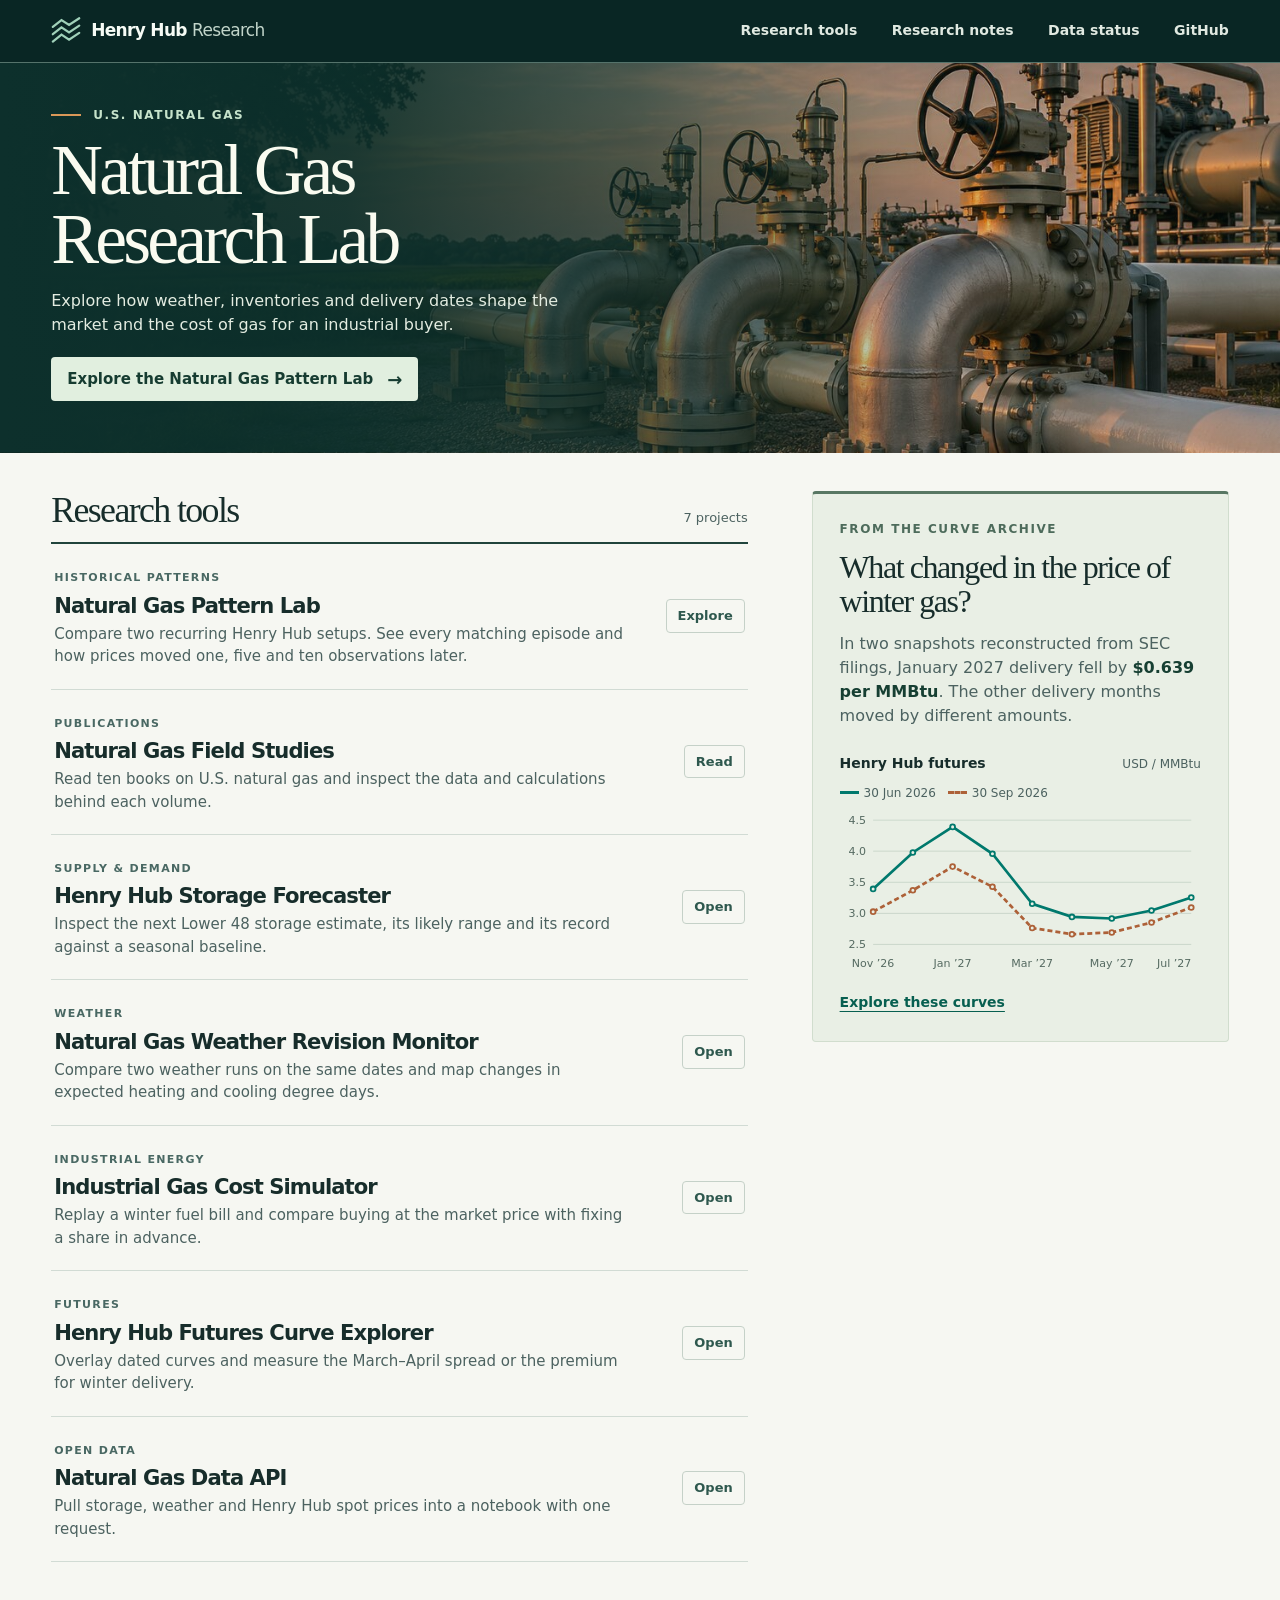
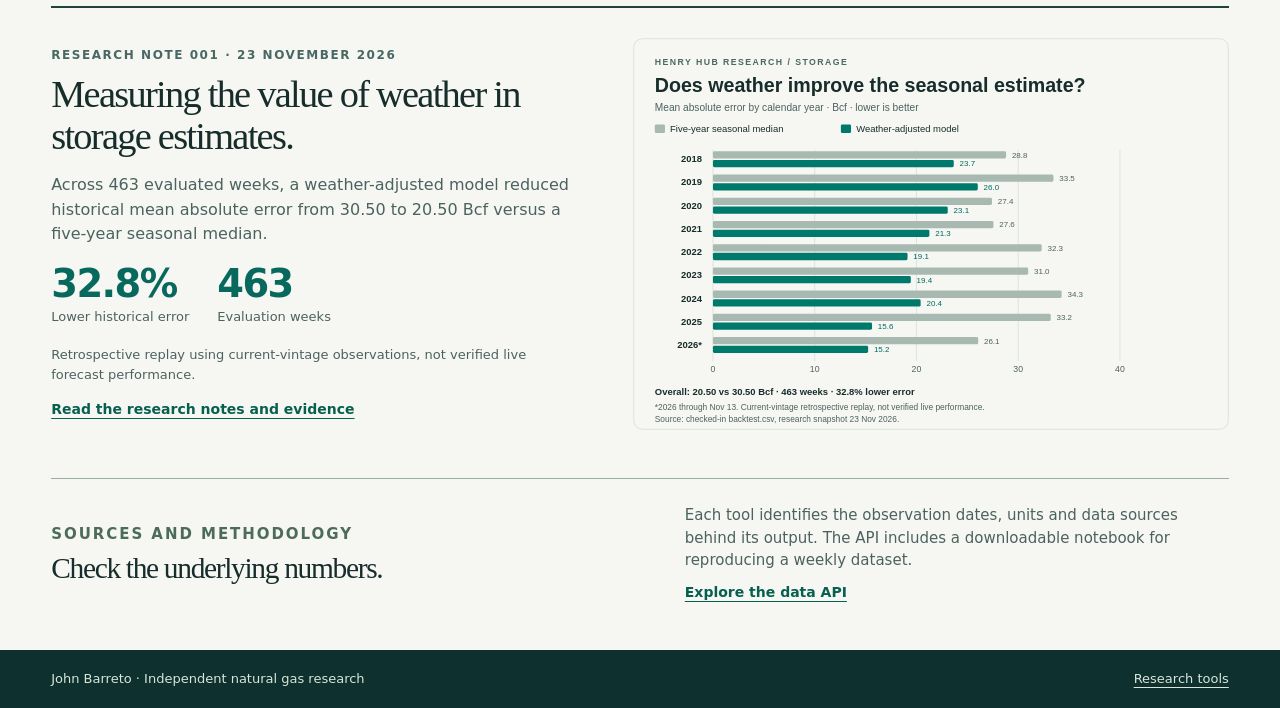
<file: lab/index.html>
<!doctype html>
<html lang="en"><head>
<meta charset="utf-8"><meta name="viewport" content="width=device-width,initial-scale=1"><meta name="theme-color" content="#0b2928">
<title>Natural Gas Research Lab · Henry Hub Research</title>
<meta name="description" content="Seven public projects on U.S. gas storage, weather revisions, industrial fuel costs, Henry Hub prices, historical patterns and open data.">
<meta property="og:title" content="Natural Gas Research Lab"><meta property="og:description" content="Seven U.S. natural gas research projects with data and methods you can inspect."><meta property="og:type" content="website"><meta property="og:image" content="https://neurax-jb.github.io/Henry-Hub-Futures-Curve-Explorer-How-the-Natural-Gas-Market-prices-winter/lab/assets/metering-station.jpg">
<link rel="stylesheet" href="portfolio.css">
</head>
<body>
<a class="skip" href="#tools">Skip to research tools</a>
<header class="mast"><div class="shell mast-inner"><a class="brand" href="./" aria-label="Henry Hub Research home"><svg aria-hidden="true" viewBox="0 0 34 32"><path d="M2 12 11.5 4.5l8.3 5.4L31 2.5M2 20l9.5-7.5 8.3 5.4L31 10.5M2 28l9.5-7.5 8.3 5.4L31 18.5"/></svg><span>Henry Hub <b>Research</b></span></a>
<nav aria-label="Main navigation"><a href="#tools">Research tools</a><a href="research/">Research notes</a><a href="api/status.html">Data status</a><a href="https://github.com/NeuraX-JB/Henry-Hub-Futures-Curve-Explorer-How-the-Natural-Gas-Market-prices-winter">GitHub</a></nav></div></header>
<section class="hero"><div class="shell hero-content"><p class="overline">U.S. natural gas</p><h1>Natural Gas<br>Research Lab</h1><p class="intro">Explore how weather, inventories and delivery dates shape the market and the cost of gas for an industrial buyer.</p><a class="hero-project" href="patterns/">Explore the Natural Gas Pattern Lab <span aria-hidden="true">→</span></a></div></section>
<main class="shell main">
<div class="layout">
<section id="tools" class="tools"><div class="section-title"><h2>Research tools</h2><span>7 projects</span></div>
<div class="list">
<a class="project" href="patterns/"><div><span class="category">Historical patterns</span><h3>Natural Gas Pattern Lab</h3><p>Compare two recurring Henry Hub setups. See every matching episode and how prices moved one, five and ten observations later.</p></div><span class="open" aria-hidden="true">Explore</span></a>
<a class="project" href="https://neurax-jb.github.io/natural-gas-research-notes/field-studies/"><div><span class="category">Publications</span><h3>Natural Gas Field Studies</h3><p>Read ten books on U.S. natural gas and inspect the data and calculations behind each volume.</p></div><span class="open" aria-hidden="true">Read</span></a>
<a class="project" href="storage/"><div><span class="category">Supply &amp; demand</span><h3>Henry Hub Storage Forecaster</h3><p>Inspect the next Lower 48 storage estimate, its likely range and its record against a seasonal baseline.</p></div><span class="open" aria-hidden="true">Open</span></a>
<a class="project" href="weather/"><div><span class="category">Weather</span><h3>Natural Gas Weather Revision Monitor</h3><p>Compare two weather runs on the same dates and map changes in expected heating and cooling degree days.</p></div><span class="open" aria-hidden="true">Open</span></a>
<a class="project" href="industrial/"><div><span class="category">Industrial energy</span><h3>Industrial Gas Cost Simulator</h3><p>Replay a winter fuel bill and compare buying at the market price with fixing a share in advance.</p></div><span class="open" aria-hidden="true">Open</span></a>
<a class="project" href="../"><div><span class="category">Futures</span><h3>Henry Hub Futures Curve Explorer</h3><p>Overlay dated curves and measure the March–April spread or the premium for winter delivery.</p></div><span class="open" aria-hidden="true">Open</span></a>
<a class="project" href="api/"><div><span class="category">Open data</span><h3>Natural Gas Data API</h3><p>Pull storage, weather and Henry Hub spot prices into a notebook with one request.</p></div><span class="open" aria-hidden="true">Open</span></a>
</div></section>
<aside class="example" aria-labelledby="example-title"><p class="overline">From the curve archive</p><h2 id="example-title">What changed in the price of winter gas?</h2>
<p>In two snapshots reconstructed from SEC filings, January 2027 delivery fell by <strong>$0.639 per MMBtu</strong>. The other delivery months moved by different amounts.</p>
<figure><figcaption>Henry Hub futures <span>USD / MMBtu</span></figcaption><div class="legend"><span><i></i>30 Jun 2026</span><span><i></i>30 Sep 2026</span></div>
<svg viewBox="0 0 360 170" role="img" aria-label="Two price curves across nine matching delivery months. January 2027 fell from 4.391 to 3.752 dollars per million Btu."><title>June and September 2026 observations of the same delivery contracts</title><path stroke="#becdc1" stroke-width=".7" d="M33 138.9H350"/><text x="26" y="142.9" text-anchor="end" fill="#556a61" font-size="11">2.5</text><path stroke="#becdc1" stroke-width=".7" d="M33 108.0H350"/><text x="26" y="112.0" text-anchor="end" fill="#556a61" font-size="11">3.0</text><path stroke="#becdc1" stroke-width=".7" d="M33 77.0H350"/><text x="26" y="81.0" text-anchor="end" fill="#556a61" font-size="11">3.5</text><path stroke="#becdc1" stroke-width=".7" d="M33 46.0H350"/><text x="26" y="50.0" text-anchor="end" fill="#556a61" font-size="11">4.0</text><path stroke="#becdc1" stroke-width=".7" d="M33 15.1H350"/><text x="26" y="19.1" text-anchor="end" fill="#556a61" font-size="11">4.5</text><polyline fill="none" stroke="#00796d" stroke-width="2.7"  points="33.0,83.6 72.6,47.3 112.2,21.8 151.9,48.6 191.5,98.4 231.1,111.5 270.8,113.1 310.4,105.1 350.0,92.2"/><circle cx="33.0" cy="83.6" r="2.4" fill="#e9efe5" stroke="#00796d" stroke-width="1.8"/><circle cx="72.6" cy="47.3" r="2.4" fill="#e9efe5" stroke="#00796d" stroke-width="1.8"/><circle cx="112.2" cy="21.8" r="2.4" fill="#e9efe5" stroke="#00796d" stroke-width="1.8"/><circle cx="151.9" cy="48.6" r="2.4" fill="#e9efe5" stroke="#00796d" stroke-width="1.8"/><circle cx="191.5" cy="98.4" r="2.4" fill="#e9efe5" stroke="#00796d" stroke-width="1.8"/><circle cx="231.1" cy="111.5" r="2.4" fill="#e9efe5" stroke="#00796d" stroke-width="1.8"/><circle cx="270.8" cy="113.1" r="2.4" fill="#e9efe5" stroke="#00796d" stroke-width="1.8"/><circle cx="310.4" cy="105.1" r="2.4" fill="#e9efe5" stroke="#00796d" stroke-width="1.8"/><circle cx="350.0" cy="92.2" r="2.4" fill="#e9efe5" stroke="#00796d" stroke-width="1.8"/><polyline fill="none" stroke="#ad6138" stroke-width="2.7" stroke-dasharray="5 3" points="33.0,106.3 72.6,85.0 112.2,61.4 151.9,81.5 191.5,122.6 231.1,128.8 270.8,127.0 310.4,117.1 350.0,102.1"/><circle cx="33.0" cy="106.3" r="2.4" fill="#e9efe5" stroke="#ad6138" stroke-width="1.8"/><circle cx="72.6" cy="85.0" r="2.4" fill="#e9efe5" stroke="#ad6138" stroke-width="1.8"/><circle cx="112.2" cy="61.4" r="2.4" fill="#e9efe5" stroke="#ad6138" stroke-width="1.8"/><circle cx="151.9" cy="81.5" r="2.4" fill="#e9efe5" stroke="#ad6138" stroke-width="1.8"/><circle cx="191.5" cy="122.6" r="2.4" fill="#e9efe5" stroke="#ad6138" stroke-width="1.8"/><circle cx="231.1" cy="128.8" r="2.4" fill="#e9efe5" stroke="#ad6138" stroke-width="1.8"/><circle cx="270.8" cy="127.0" r="2.4" fill="#e9efe5" stroke="#ad6138" stroke-width="1.8"/><circle cx="310.4" cy="117.1" r="2.4" fill="#e9efe5" stroke="#ad6138" stroke-width="1.8"/><circle cx="350.0" cy="102.1" r="2.4" fill="#e9efe5" stroke="#ad6138" stroke-width="1.8"/><text x="33.0" y="161" text-anchor="middle" font-size="11" fill="#556a61">Nov ’26</text><text x="112.2" y="161" text-anchor="middle" font-size="11" fill="#556a61">Jan ’27</text><text x="191.5" y="161" text-anchor="middle" font-size="11" fill="#556a61">Mar ’27</text><text x="270.8" y="161" text-anchor="middle" font-size="11" fill="#556a61">May ’27</text><text x="350.0" y="161" text-anchor="end" font-size="11" fill="#556a61">Jul ’27</text></svg></figure>
<a class="case-link" href="../?data=strips&amp;view=curve&amp;a=2026-06-30&amp;b=2026-09-30&amp;align=delivery">Explore these curves</a>
</aside></div>
<section class="research-showcase" id="research" aria-labelledby="research-title"><div><p class="overline">Research note 001 · 23 November 2026</p><h2 id="research-title">Measuring the value of weather in storage estimates.</h2><p>Across 463 evaluated weeks, a weather-adjusted model reduced historical mean absolute error from 30.50 to 20.50 Bcf versus a five-year seasonal median.</p><div class="metric-strip"><div><strong>32.8%</strong><span>Lower historical error</span></div><div><strong>463</strong><span>Evaluation weeks</span></div></div><p class="research-small">Retrospective replay using current-vintage observations, not verified live forecast performance.</p><a class="case-link" href="research/">Read the research notes and evidence</a></div><a class="research-chart-link" href="research/#storage"><img src="assets/storage-replay.svg" width="820" height="540" alt="Weather-adjusted model has lower historical mean absolute error than the five-year seasonal median in every evaluated calendar year."></a></section>
<section id="methods" class="methods"><div><p class="overline">Sources and methodology</p><h2>Check the underlying numbers.</h2></div><div><p>Each tool identifies the observation dates, units and data sources behind its output. The API includes a downloadable notebook for reproducing a weekly dataset.</p><a href="api/">Explore the data API</a></div></section>
</main><footer><div class="shell"><span>John Barreto · Independent natural gas research</span><a href="#tools">Research tools</a></div></footer>
</body></html>
</file>
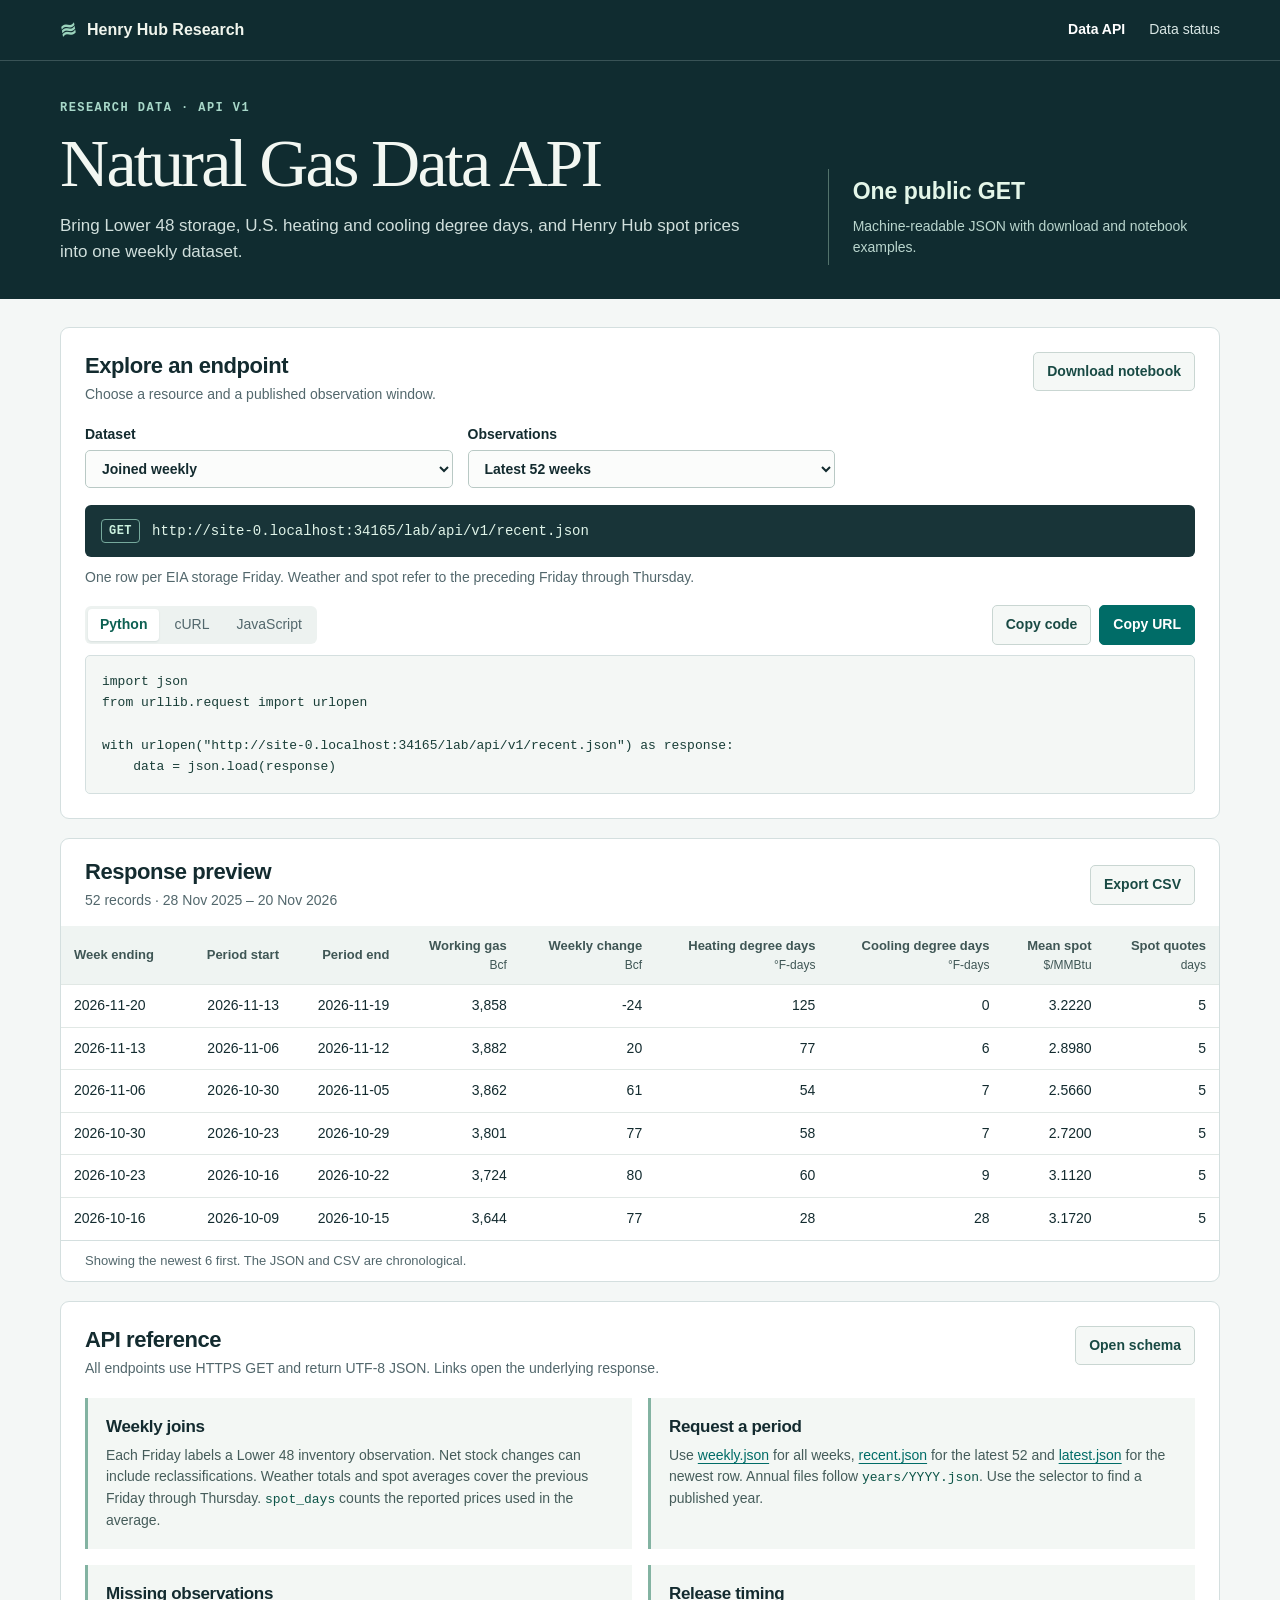
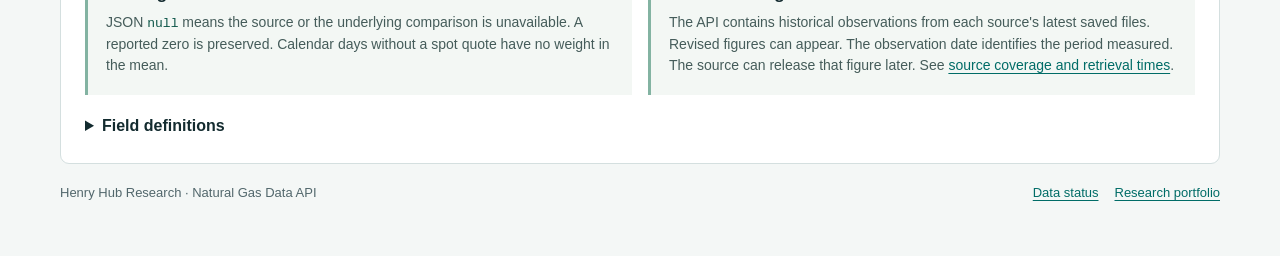
<file: lab/api/index.html>
<!doctype html>
<html lang="en">
  <head>
    <meta charset="utf-8" />
    <meta name="viewport" content="width=device-width,initial-scale=1" />
    <meta name="theme-color" content="#102c30" />
    <title>Natural Gas Data API | Henry Hub Research</title>
    <meta
      name="description"
      content="Pull public Lower 48 storage, degree-day weather and Henry Hub spot data into a notebook with one HTTP request."
    />
    <link rel="stylesheet" href="style.css" />
    <script defer src="api.js"></script>
  </head>
  <body data-page="explore">
    <a class="skip" href="#explore">Skip to dataset</a>
    <header class="mast">
      <div class="wrap">
        <a class="wordmark" href="../"
          ><span class="mark" aria-hidden="true">≋</span>Henry Hub Research</a
        >
        <nav aria-label="API">
          <a href="./" aria-current="page">Data API</a><a href="status.html">Data status</a>
        </nav>
      </div>
    </header>
    <section class="hero">
      <div class="wrap hero-grid">
        <div>
          <div class="label">Research data · API v1</div>
          <h1>Natural Gas Data API</h1>
          <p>
            Bring Lower 48 storage, U.S. heating and cooling degree days, and Henry Hub spot prices
            into one weekly dataset.
          </p>
        </div>
        <div class="heroaside">
          <strong>One public GET</strong
          ><span>Machine-readable JSON with download and notebook examples.</span>
        </div>
      </div>
    </section>
    <main class="wrap workspace" id="explore">
      <div class="error" id="error" role="alert" hidden></div>
      <section class="panel pad">
        <div class="section-head">
          <div>
            <h2>Explore an endpoint</h2>
            <p>Choose a resource and a published observation window.</p>
          </div>
          <a class="btn" href="natural_gas_api.ipynb" download>Download notebook</a>
        </div>
        <div class="controls">
          <label
            >Dataset<select id="dataset">
              <option value="weekly">Joined weekly</option>
              <option value="storage">Working gas storage</option>
              <option value="weather">Heating and cooling</option>
              <option value="spot">Henry Hub spot</option>
            </select></label
          ><label
            >Observations<select id="partition">
              <option value="recent">Latest 52 weeks</option>
            </select></label
          >
        </div>
        <div class="endpoint">
          <span class="get">GET</span><a id="api-link" href="v1/recent.json">v1/recent.json</a>
        </div>
        <p class="hint" id="about">Loading data documentation…</p>
        <div class="flexrow tool-row">
          <div class="snippet-tabs" role="group" aria-label="Code examples">
            <button type="button" data-code="python" aria-pressed="true">Python</button
            ><button type="button" data-code="curl" aria-pressed="false">cURL</button
            ><button type="button" data-code="js" aria-pressed="false">JavaScript</button>
          </div>
          <div class="buttons">
            <span class="copy-note" id="notice" role="status"></span
            ><button class="btn" type="button" id="copy-code">Copy code</button
            ><button class="btn primary" type="button" id="copy-url">Copy URL</button>
          </div>
        </div>
        <pre id="snippet" tabindex="0"></pre>
      </section>
      <section class="panel" aria-labelledby="preview-title">
        <div class="flexrow tablehead">
          <div>
            <h2 id="preview-title">Response preview</h2>
            <p id="summary" class="small" role="status">Loading observations…</p>
          </div>
          <button type="button" class="btn" id="csv" disabled>Export CSV</button>
        </div>
        <div class="tablebox" tabindex="0" aria-label="Response preview table">
          <table>
            <thead id="t-head"></thead>
            <tbody id="t-body"></tbody>
          </table>
        </div>
        <p class="subline" id="table-hint"></p>
      </section>
      <section class="panel pad">
        <div class="section-head">
          <div>
            <h2>API reference</h2>
            <p>
              All endpoints use HTTPS GET and return UTF-8 JSON. Links open the underlying response.
            </p>
          </div>
          <a class="btn" href="v1/index.json">Open schema</a>
        </div>
        <div class="docs-grid">
          <article>
            <h3>Weekly joins</h3>
            <p>
              Each Friday labels a Lower 48 inventory observation. Net stock changes can include
              reclassifications. Weather totals and spot averages cover the previous Friday through
              Thursday. <code>spot_days</code> counts the reported prices used in the average.
            </p>
          </article>
          <article>
            <h3>Request a period</h3>
            <p>
              Use <a href="v1/weekly.json">weekly.json</a> for all weeks,
              <a href="v1/recent.json">recent.json</a> for the latest 52 and
              <a href="v1/latest.json">latest.json</a> for the newest row. Annual files follow
              <code>years/YYYY.json</code>. Use the selector to find a published year.
            </p>
          </article>
          <article>
            <h3>Missing observations</h3>
            <p>
              JSON <code>null</code> means the source or the underlying comparison is unavailable. A
              reported zero is preserved. Calendar days without a spot quote have no weight in the
              mean.
            </p>
          </article>
          <article>
            <h3>Release timing</h3>
            <p>
              The API contains historical observations from each source's latest saved files.
              Revised figures can appear. The observation date identifies the period measured. The
              source can release that figure later. See
              <a href="status.html">source coverage and retrieval times</a>.
            </p>
          </article>
        </div>
        <details class="dictionary">
          <summary>Field definitions</summary>
          <dl id="definitions"></dl>
        </details>
      </section>
      <footer class="footer">
        <span>Henry Hub Research · Natural Gas Data API</span
        ><span class="footlinks"
          ><a href="status.html">Data status</a><a href="../">Research portfolio</a></span
        >
      </footer>
    </main>
  </body>
</html>
</file>
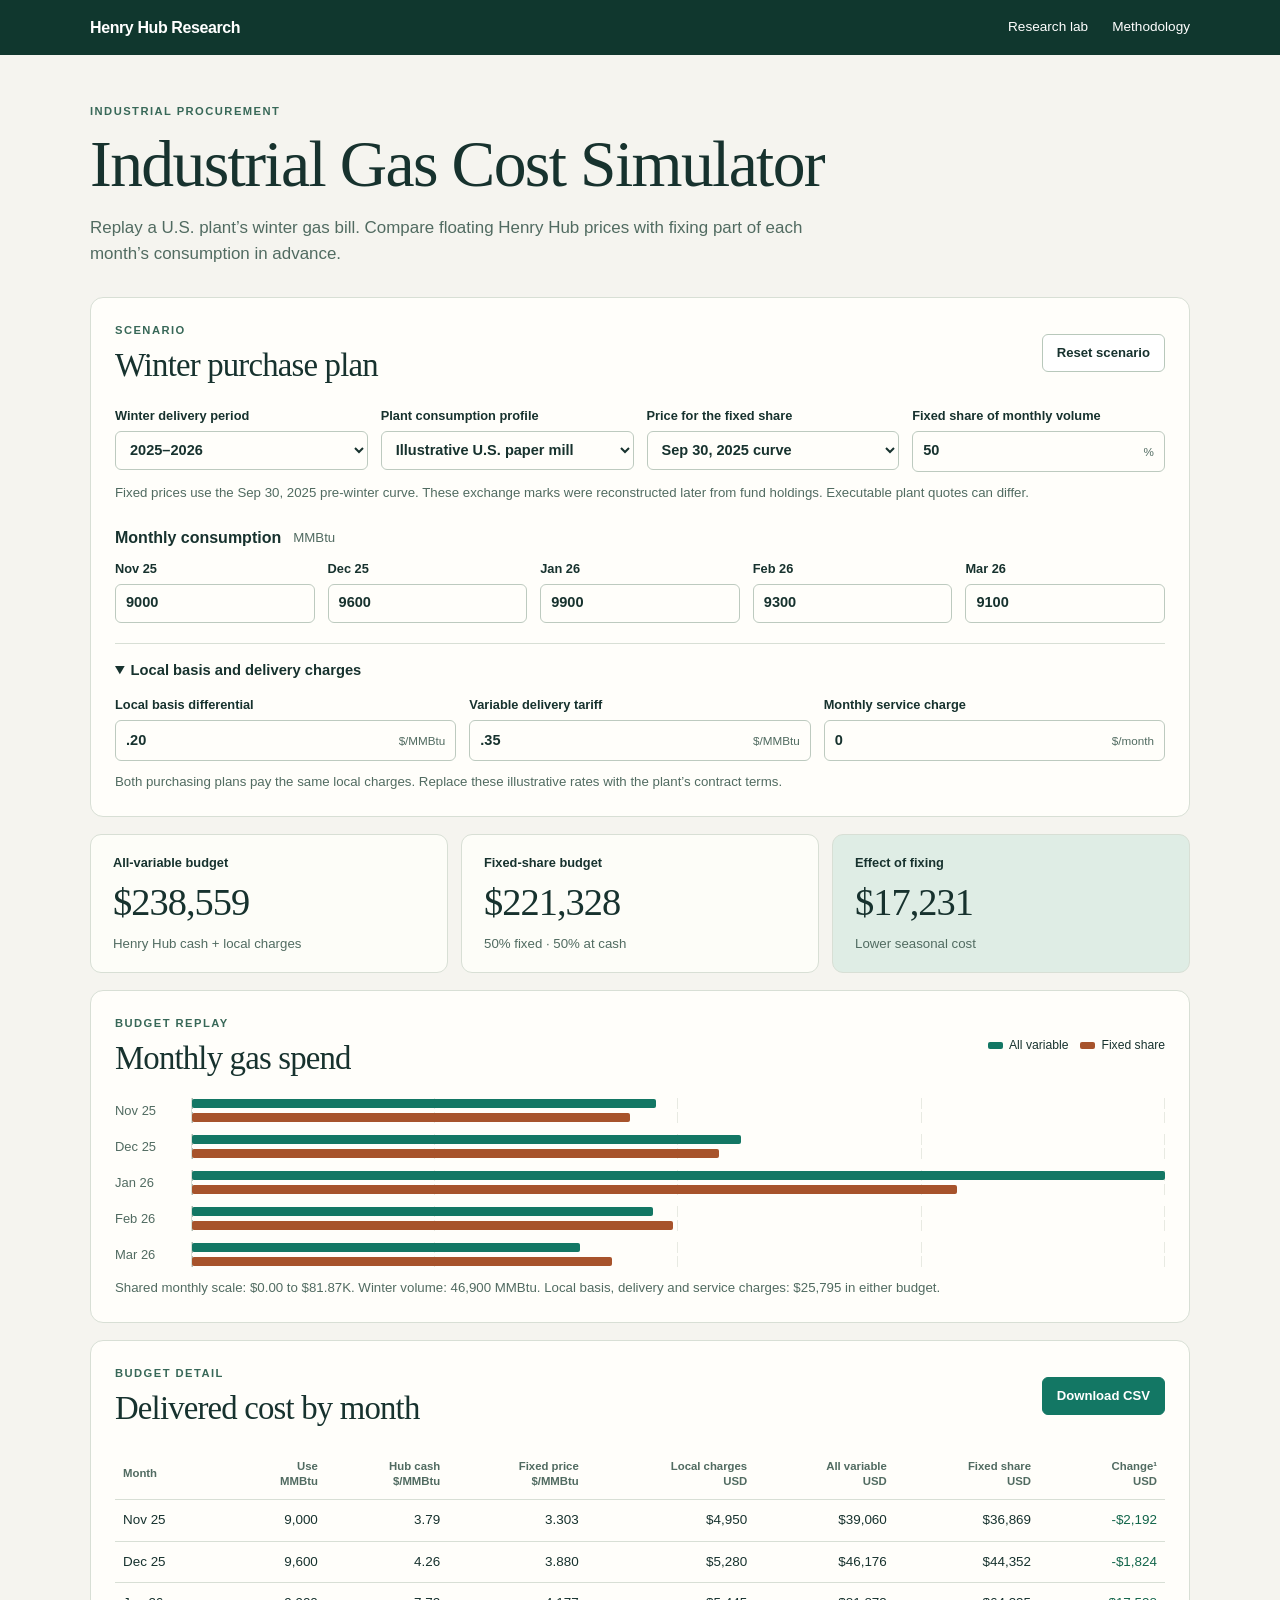
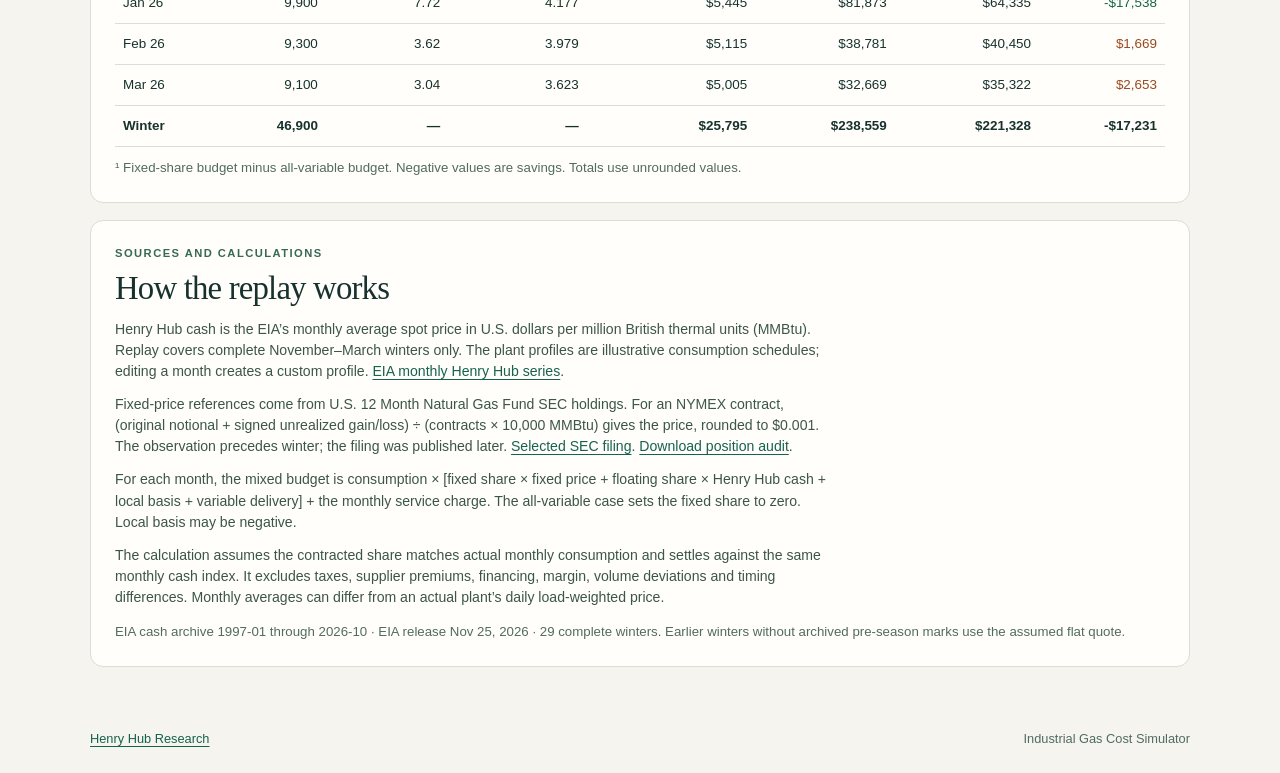
<file: lab/industrial/index.html>
<!doctype html>
<html lang="en"><head>
<meta charset="utf-8"><meta name="viewport" content="width=device-width,initial-scale=1">
<meta name="theme-color" content="#113830"><title>Industrial Gas Cost Simulator · Henry Hub Research</title>
<meta name="description" content="Replay a U.S. plant's winter gas budget. Compare monthly Henry Hub cash prices with fixing part of the volume before winter, including local delivery assumptions.">
<link rel="stylesheet" href="style.css"><script src="market.js" defer></script><script src="model.js" defer></script><script src="app.js" defer></script>
</head><body>
<header><div class="top"><a href="../">Henry Hub Research</a><nav aria-label="Site navigation"><a href="../">Research lab</a><a href="#methods">Methodology</a></nav></div></header>
<main>
<section class="intro"><p class="eyebrow">Industrial procurement</p><h1>Industrial Gas Cost Simulator</h1><p>Replay a U.S. plant’s winter gas bill. Compare floating Henry Hub prices with fixing part of each month’s consumption in advance.</p></section>
<form id="assumptions" novalidate>
<section class="controls card"><div class="section-head"><div><p class="eyebrow">Scenario</p><h2>Winter purchase plan</h2></div><button type="button" id="reset" class="quiet">Reset scenario</button></div>
<div class="grid"><label>Winter delivery period<select id="season"></select></label>
<label>Plant consumption profile<select id="profile"><option value="mill">Illustrative U.S. paper mill</option><option value="factory">Illustrative U.S. factory</option><option value="custom">Custom profile</option></select></label>
<label>Price for the fixed share<select id="quote"></select></label>
<label>Fixed share of monthly volume <span class="number-field"><input type="number" id="share" min="0" max="100" step="any" value="50"><span>%</span></span></label>
<label id="manualWrap" hidden>Assumed fixed price <span class="number-field"><input type="number" id="manual" step="any" value="3.50"><span>$/MMBtu</span></span></label></div>
<p id="price-note" class="field-note"></p>
<div class="subhead"><h3>Monthly consumption</h3><span>MMBtu</span></div><div class="vol-grid" id="volumes"></div>
<details class="assumption-detail" open><summary>Local basis and delivery charges</summary>
<div class="grid local"><label>Local basis differential <span class="number-field"><input id="basis" type="number" step="any" value="0.20"><span>$/MMBtu</span></span></label>
<label>Variable delivery tariff <span class="number-field"><input id="delivery" type="number" min="0" step="any" value="0.35"><span>$/MMBtu</span></span></label>
<label>Monthly service charge <span class="number-field"><input id="fee" type="number" min="0" step="any" value="0"><span>$/month</span></span></label></div>
<p class="field-note">Both purchasing plans pay the same local charges. Replace these illustrative rates with the plant’s contract terms.</p></details>
<p id="error" role="alert" hidden></p></section></form>
<div id="output" aria-live="off">
<section class="tiles" aria-label="Winter cost comparison">
<div class="tile"><span>All-variable budget</span><strong id="varTotal">—</strong><small>Henry Hub cash + local charges</small></div>
<div class="tile"><span>Fixed-share budget</span><strong id="mixTotal">—</strong><small id="mixSub">Fixed and variable gas + local charges</small></div>
<div class="tile difference"><span>Effect of fixing</span><strong id="deltaTotal">—</strong><small id="deltaSub">Relative to all-variable cost</small></div>
</section>
<section class="card chart-card"><div class="section-head"><div><p class="eyebrow">Budget replay</p><h2>Monthly gas spend</h2></div><div class="legend"><span><i class="swatch variable"></i>All variable</span><span><i class="swatch mixed"></i>Fixed share</span></div></div>
<div id="chart" class="chart" aria-hidden="true"></div><p id="chart-note" class="field-note"></p></section>
<section class="card details"><div class="section-head"><div><p class="eyebrow">Budget detail</p><h2>Delivered cost by month</h2></div><button id="export" type="button" class="primary">Download CSV</button></div>
<div class="table-wrap" tabindex="0" aria-label="Scrollable monthly delivered-cost table"><table><thead><tr><th scope="col">Month</th><th scope="col">Use<br>MMBtu</th><th scope="col">Hub cash<br>$/MMBtu</th><th scope="col">Fixed price<br>$/MMBtu</th><th scope="col">Local charges<br>USD</th><th scope="col">All variable<br>USD</th><th scope="col">Fixed share<br>USD</th><th scope="col">Change¹<br>USD</th></tr></thead><tbody id="breakdown"></tbody><tfoot id="totals"></tfoot></table></div><p class="field-note">¹ Fixed-share budget minus all-variable budget. Negative values are savings. Totals use unrounded values.</p></section>
</div>
<section class="card notes" id="methods"><p class="eyebrow">Sources and calculations</p><h2>How the replay works</h2>
<p>Henry Hub cash is the EIA’s monthly average spot price in U.S. dollars per million British thermal units (MMBtu). Replay covers complete November–March winters only. The plant profiles are illustrative consumption schedules; editing a month creates a custom profile. <a id="source-eia" href="https://www.eia.gov/dnav/ng/hist/rngwhhdM.htm">EIA monthly Henry Hub series</a>.</p>
<p id="snapshot-notes"></p>
<p>For each month, the mixed budget is consumption × [fixed share × fixed price + floating share × Henry Hub cash + local basis + variable delivery] + the monthly service charge. The all-variable case sets the fixed share to zero. Local basis may be negative.</p>
<p>The calculation assumes the contracted share matches actual monthly consumption and settles against the same monthly cash index. It excludes taxes, supplier premiums, financing, margin, volume deviations and timing differences. Monthly averages can differ from an actual plant’s daily load-weighted price.</p>
<small id="coverage"></small></section>
</main><footer><a href="../">Henry Hub Research</a><span>Industrial Gas Cost Simulator</span></footer></body></html>
</file>
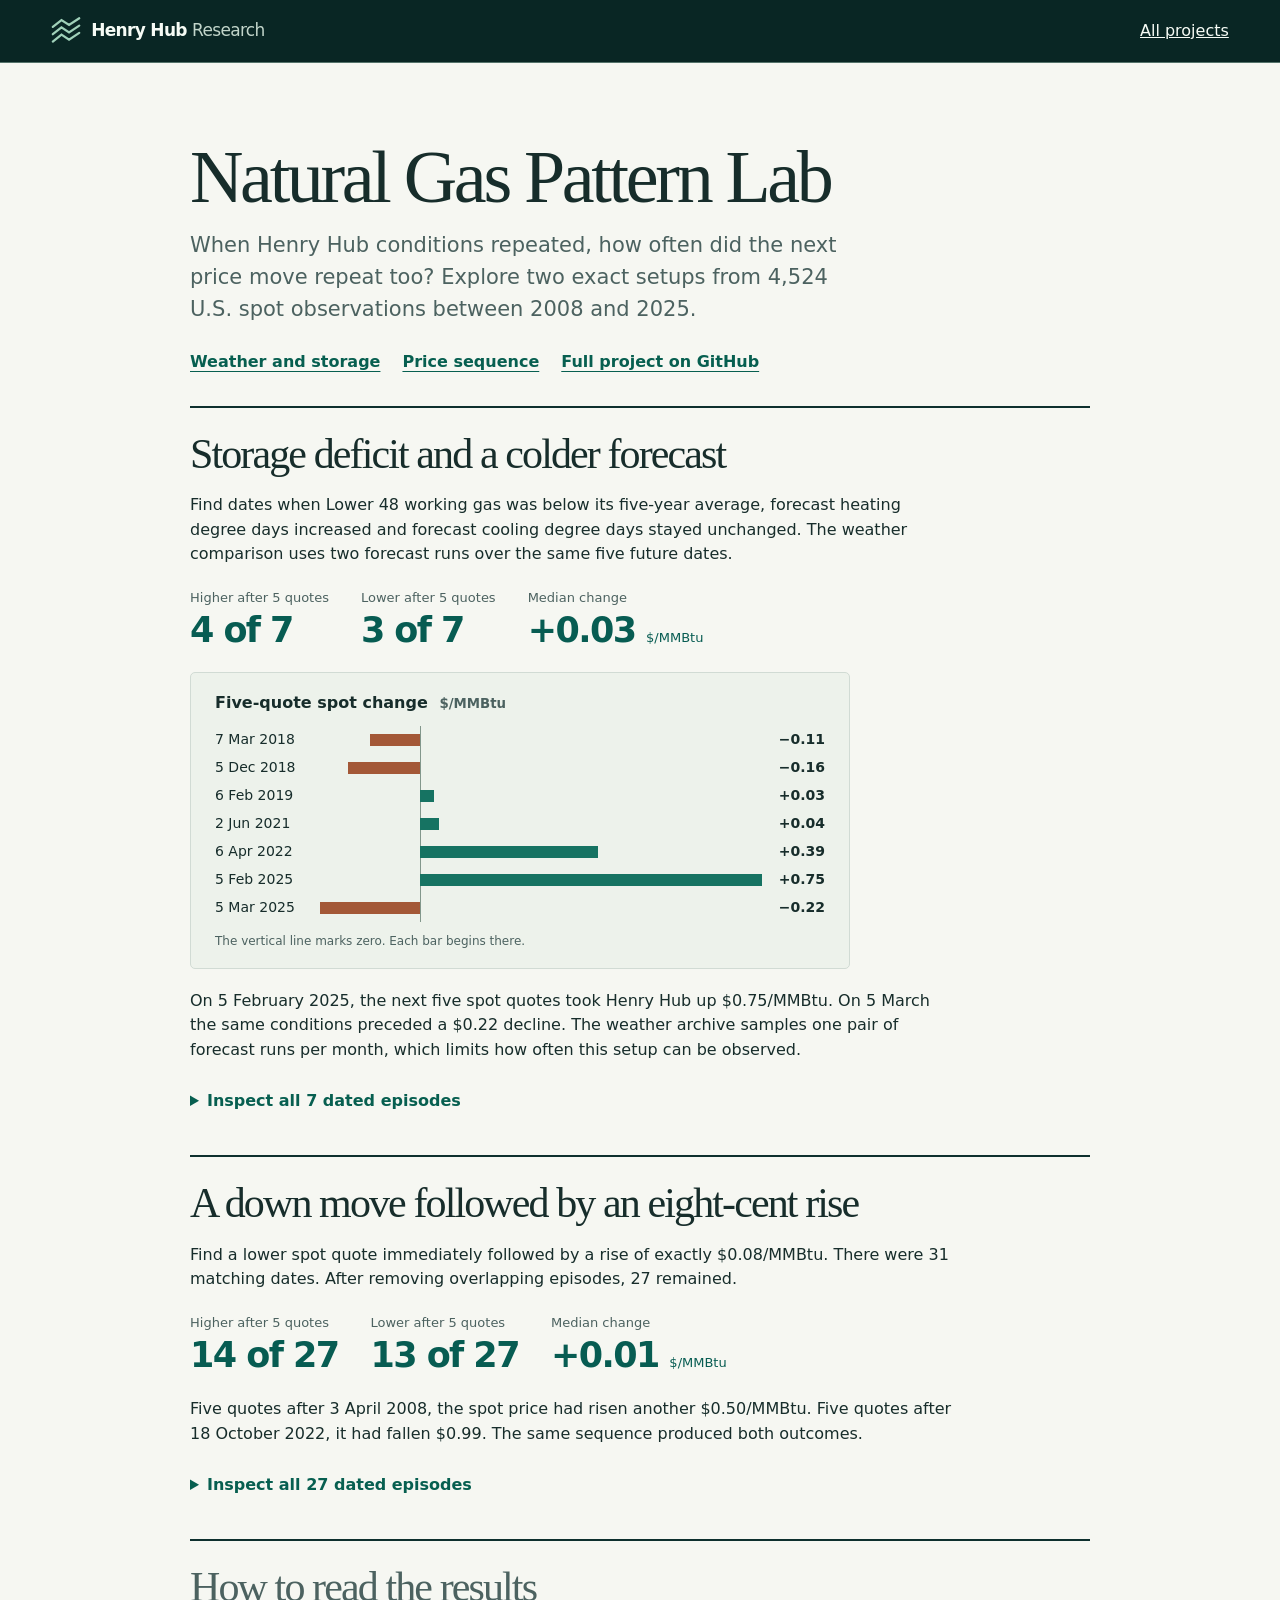
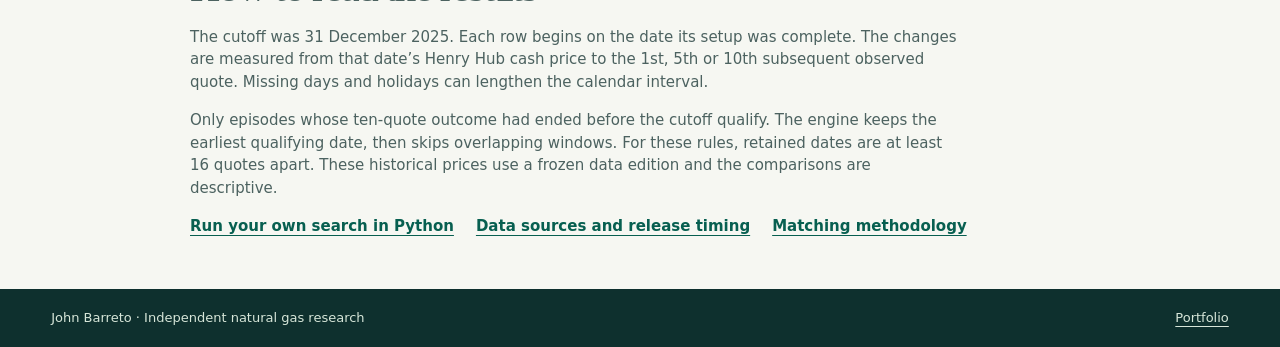
<file: lab/patterns/index.html>
<!doctype html>
<html lang="en"><head><meta charset="utf-8"><meta name="viewport" content="width=device-width,initial-scale=1"><meta name="theme-color" content="#0b2928">
<title>Natural Gas Pattern Lab · Henry Hub Research</title><meta name="description" content="Explore two historical Henry Hub setups. Inspect each matching date, the spot-price changes that followed, and the size of the sample.">
<link rel="stylesheet" href="../portfolio.css">
<style>
.case{max-width:900px;padding-block:clamp(26px,4vw,56px)}
.case .trail,.case .links{display:flex;flex-wrap:wrap;gap:10px 22px}
.case .trail a,.case .links a,.case summary{color:#075f50;font-weight:650;text-underline-offset:4px}
.case h1,.case h2{font-family:var(--serif);font-weight:500;letter-spacing:-.045em;line-height:1.08}
.case h1{font-size:clamp(42px,6vw,74px);margin:24px 0 12px}
.case h2{font-size:clamp(28px,3.6vw,42px);margin:0 0 8px}
.case .lead{font-size:clamp(17px,2.1vw,21px);max-width:670px;color:var(--muted);margin:0 0 24px}
.case p{max-width:770px}
.case section{border-top:2px solid var(--forest);margin-top:32px;padding-top:24px;scroll-margin-top:16px}
.case .metrics{display:flex;gap:17px 32px;flex-wrap:wrap;margin:22px 0}
.case .metrics dt{color:var(--muted);font-size:13px}
.case .metrics dd{margin:2px 0 0;font-size:clamp(24px,3.5vw,35px);font-weight:660;line-height:1.15;color:#075c52;letter-spacing:-.045em}
.case .metrics dd small{font-weight:500;font-size:13px;letter-spacing:0}
.case .plot{margin:20px 0;max-width:660px;padding:18px clamp(10px,3vw,24px);border:1px solid var(--line);background:#edf2eb;border-radius:5px}
.case .plot figcaption{font-weight:680}
.case .plot figcaption small{color:var(--muted);margin-left:6px}
.case .plot ul{padding:0;margin:10px 0;list-style:none}
.case .plot li{display:grid;grid-template-columns:88px 1fr 50px;align-items:center;gap:8px;line-height:1.4;font-size:14px;font-variant-numeric:tabular-nums}
.case .plot li strong{text-align:right;font-weight:590}
.case .axis{height:28px;position:relative}
.case .axis::before{position:absolute;content:"";left:24%;top:0;bottom:0;border-left:1px solid #82978b}
.case .axis i{position:absolute;top:8px;height:12px;width:var(--width)}
.case .axis .gain{left:24%;background:#167362}
.case .axis .loss{right:76%;background:#a35837}
.case .plot p{font-size:12px;color:var(--muted);margin:5px 0 0}
.case .ledger{margin:17px 0}
.case .ledger summary{padding:10px 0;cursor:pointer}
.case table{border-collapse:collapse;width:100%;max-width:660px;font-size:clamp(12px,2.7vw,15px);font-variant-numeric:tabular-nums}
.case caption{text-align:left;color:var(--muted);font-size:.93em;padding:6px 0}
.case th,.case td{text-align:right;padding:7px 4px;border-bottom:1px solid var(--line)}
.case th:first-child{text-align:left}
.case tbody th{font-weight:500}
.case thead th{background:#e9efe5}
.case .method{font-size:15px;color:var(--muted)}
@media(max-width:470px){.case .metrics{gap:14px 20px}.case .plot li{grid-template-columns:76px 1fr 42px;font-size:12px}.case .trail{font-size:14px}}
</style></head><body>
<a class="skip" href="#main">Skip to study</a>
<header class="mast"><div class="shell mast-inner"><a class="brand" href="../" aria-label="Henry Hub Research home"><svg aria-hidden="true" viewBox="0 0 34 32"><path d="M2 12 11.5 4.5l8.3 5.4L31 2.5M2 20l9.5-7.5 8.3 5.4L31 10.5M2 28l9.5-7.5 8.3 5.4L31 18.5"/></svg><span>Henry Hub <b>Research</b></span></a><a href="../#tools">All projects</a></div></header>
<main id="main" class="shell case">
<h1>Natural Gas Pattern Lab</h1><p class="lead">When Henry Hub conditions repeated, how often did the next price move repeat too? Explore two exact setups from 4,524 U.S. spot observations between 2008 and 2025.</p>
<nav class="trail" aria-label="Study sections"><a href="#weather-storage">Weather and storage</a><a href="#price-sequence">Price sequence</a><a href="https://github.com/NeuraX-JB/natural-gas-pattern-lab">Full project on GitHub</a></nav>
<section id="weather-storage"><h2>Storage deficit and a colder forecast</h2>
<p>Find dates when Lower 48 working gas was below its five-year average, forecast heating degree days increased and forecast cooling degree days stayed unchanged. The weather comparison uses two forecast runs over the same five future dates.</p>
<dl class="metrics"><div><dt>Higher after 5 quotes</dt><dd>4 of 7</dd></div><div><dt>Lower after 5 quotes</dt><dd>3 of 7</dd></div><div><dt>Median change</dt><dd>+0.03 <small>$/MMBtu</small></dd></div></dl>
<figure class="plot"><figcaption>Five-quote spot change <small>$/MMBtu</small></figcaption><ul><li><span>7 Mar 2018</span><div aria-hidden="true" class="axis"><i class="loss" style="--width:11.00%"></i></div><strong>−0.11</strong></li><li><span>5 Dec 2018</span><div aria-hidden="true" class="axis"><i class="loss" style="--width:16.00%"></i></div><strong>−0.16</strong></li><li><span>6 Feb 2019</span><div aria-hidden="true" class="axis"><i class="gain" style="--width:3.00%"></i></div><strong>+0.03</strong></li><li><span>2 Jun 2021</span><div aria-hidden="true" class="axis"><i class="gain" style="--width:4.00%"></i></div><strong>+0.04</strong></li><li><span>6 Apr 2022</span><div aria-hidden="true" class="axis"><i class="gain" style="--width:39.00%"></i></div><strong>+0.39</strong></li><li><span>5 Feb 2025</span><div aria-hidden="true" class="axis"><i class="gain" style="--width:75.00%"></i></div><strong>+0.75</strong></li><li><span>5 Mar 2025</span><div aria-hidden="true" class="axis"><i class="loss" style="--width:22.00%"></i></div><strong>−0.22</strong></li></ul><p>The vertical line marks zero. Each bar begins there.</p></figure>
<p>On 5 February 2025, the next five spot quotes took Henry Hub up $0.75/MMBtu. On 5 March the same conditions preceded a $0.22 decline. The weather archive samples one pair of forecast runs per month, which limits how often this setup can be observed.</p>
<details class="ledger"><summary>Inspect all 7 dated episodes</summary><table><caption>Change from each match price, in $/MMBtu. Newest matches first.</caption><thead><tr><th scope="col">Match date</th><th scope="col">+1 quote</th><th scope="col">+5 quotes</th><th scope="col">+10 quotes</th></tr></thead><tbody>
<tr><th scope="row"><time datetime="2025-03-05">5 Mar 2025</time></th><td>−0.01</td><td>−0.22</td><td>−0.19</td></tr>
<tr><th scope="row"><time datetime="2025-02-05">5 Feb 2025</time></th><td>+0.09</td><td>+0.75</td><td>+2.40</td></tr>
<tr><th scope="row"><time datetime="2022-04-06">6 Apr 2022</time></th><td>−0.24</td><td>+0.39</td><td>+0.59</td></tr>
<tr><th scope="row"><time datetime="2021-06-02">2 Jun 2021</time></th><td>−0.08</td><td>+0.04</td><td>+0.16</td></tr>
<tr><th scope="row"><time datetime="2019-02-06">6 Feb 2019</time></th><td>+0.04</td><td>+0.03</td><td>+0.15</td></tr>
<tr><th scope="row"><time datetime="2018-12-05">5 Dec 2018</time></th><td>−0.25</td><td>−0.16</td><td>−1.05</td></tr>
<tr><th scope="row"><time datetime="2018-03-07">7 Mar 2018</time></th><td>0.00</td><td>−0.11</td><td>−0.06</td></tr>
</tbody></table></details>
</section>
<section id="price-sequence"><h2>A down move followed by an eight-cent rise</h2>
<p>Find a lower spot quote immediately followed by a rise of exactly $0.08/MMBtu. There were 31 matching dates. After removing overlapping episodes, 27 remained.</p>
<dl class="metrics"><div><dt>Higher after 5 quotes</dt><dd>14 of 27</dd></div><div><dt>Lower after 5 quotes</dt><dd>13 of 27</dd></div><div><dt>Median change</dt><dd>+0.01 <small>$/MMBtu</small></dd></div></dl>
<p>Five quotes after 3 April 2008, the spot price had risen another $0.50/MMBtu. Five quotes after 18 October 2022, it had fallen $0.99. The same sequence produced both outcomes.</p>
<details class="ledger"><summary>Inspect all 27 dated episodes</summary><table><caption>Change from each match price, in $/MMBtu. Newest matches first.</caption><thead><tr><th scope="col">Match date</th><th scope="col">+1 quote</th><th scope="col">+5 quotes</th><th scope="col">+10 quotes</th></tr></thead><tbody>
<tr><th scope="row"><time datetime="2025-08-21">21 Aug 2025</time></th><td>−0.12</td><td>+0.02</td><td>+0.17</td></tr>
<tr><th scope="row"><time datetime="2025-05-13">13 May 2025</time></th><td>+0.04</td><td>−0.12</td><td>−0.18</td></tr>
<tr><th scope="row"><time datetime="2025-04-02">2 Apr 2025</time></th><td>+0.17</td><td>−0.62</td><td>−0.79</td></tr>
<tr><th scope="row"><time datetime="2024-08-30">30 Aug 2024</time></th><td>0.00</td><td>+0.10</td><td>+0.30</td></tr>
<tr><th scope="row"><time datetime="2024-02-21">21 Feb 2024</time></th><td>+0.04</td><td>+0.03</td><td>+0.09</td></tr>
<tr><th scope="row"><time datetime="2023-11-14">14 Nov 2023</time></th><td>+0.19</td><td>−0.06</td><td>+0.01</td></tr>
<tr><th scope="row"><time datetime="2023-08-31">31 Aug 2023</time></th><td>+0.14</td><td>−0.03</td><td>+0.18</td></tr>
<tr><th scope="row"><time datetime="2023-06-30">30 Jun 2023</time></th><td>0.00</td><td>+0.07</td><td>−0.02</td></tr>
<tr><th scope="row"><time datetime="2022-10-18">18 Oct 2022</time></th><td>−0.53</td><td>−0.99</td><td>−1.59</td></tr>
<tr><th scope="row"><time datetime="2021-12-15">15 Dec 2021</time></th><td>−0.12</td><td>+0.16</td><td>+0.03</td></tr>
<tr><th scope="row"><time datetime="2021-08-31">31 Aug 2021</time></th><td>+0.12</td><td>+0.33</td><td>+1.33</td></tr>
<tr><th scope="row"><time datetime="2021-07-13">13 Jul 2021</time></th><td>+0.02</td><td>+0.04</td><td>+0.37</td></tr>
<tr><th scope="row"><time datetime="2021-03-19">19 Mar 2021</time></th><td>+0.02</td><td>−0.01</td><td>−0.10</td></tr>
<tr><th scope="row"><time datetime="2020-12-22">22 Dec 2020</time></th><td>0.00</td><td>−0.40</td><td>+0.05</td></tr>
<tr><th scope="row"><time datetime="2020-03-20">20 Mar 2020</time></th><td>−0.06</td><td>−0.06</td><td>−0.26</td></tr>
<tr><th scope="row"><time datetime="2019-08-26">26 Aug 2019</time></th><td>+0.01</td><td>+0.16</td><td>+0.44</td></tr>
<tr><th scope="row"><time datetime="2019-01-04">4 Jan 2019</time></th><td>−0.06</td><td>+0.15</td><td>+0.63</td></tr>
<tr><th scope="row"><time datetime="2016-08-22">22 Aug 2016</time></th><td>0.00</td><td>+0.22</td><td>+0.13</td></tr>
<tr><th scope="row"><time datetime="2016-04-04">4 Apr 2016</time></th><td>0.00</td><td>−0.06</td><td>−0.20</td></tr>
<tr><th scope="row"><time datetime="2013-11-11">11 Nov 2013</time></th><td>+0.07</td><td>+0.09</td><td>+0.23</td></tr>
<tr><th scope="row"><time datetime="2013-10-01">1 Oct 2013</time></th><td>+0.07</td><td>+0.16</td><td>+0.27</td></tr>
<tr><th scope="row"><time datetime="2012-08-30">30 Aug 2012</time></th><td>0.00</td><td>+0.01</td><td>+0.22</td></tr>
<tr><th scope="row"><time datetime="2012-07-10">10 Jul 2012</time></th><td>−0.15</td><td>−0.04</td><td>+0.29</td></tr>
<tr><th scope="row"><time datetime="2012-06-04">4 Jun 2012</time></th><td>+0.07</td><td>−0.10</td><td>+0.13</td></tr>
<tr><th scope="row"><time datetime="2012-02-23">23 Feb 2012</time></th><td>−0.08</td><td>−0.23</td><td>−0.44</td></tr>
<tr><th scope="row"><time datetime="2009-04-06">6 Apr 2009</time></th><td>−0.14</td><td>−0.15</td><td>−0.31</td></tr>
<tr><th scope="row"><time datetime="2008-04-03">3 Apr 2008</time></th><td>−0.32</td><td>+0.50</td><td>+0.59</td></tr>
</tbody></table></details>
</section>
<section class="method"><h2>How to read the results</h2>
<p>The cutoff was 31 December 2025. Each row begins on the date its setup was complete. The changes are measured from that date’s Henry Hub cash price to the 1st, 5th or 10th subsequent observed quote. Missing days and holidays can lengthen the calendar interval.</p>
<p>Only episodes whose ten-quote outcome had ended before the cutoff qualify. The engine keeps the earliest qualifying date, then skips overlapping windows. For these rules, retained dates are at least 16 quotes apart. These historical prices use a frozen data edition and the comparisons are descriptive.</p>
<div class="links"><a href="https://github.com/NeuraX-JB/natural-gas-pattern-lab#run-the-demo">Run your own search in Python</a><a href="https://github.com/NeuraX-JB/natural-gas-pattern-lab/blob/703d3e247ce02e9b395818142b7ebb608a15dce2/docs/DATA.md">Data sources and release timing</a><a href="https://github.com/NeuraX-JB/natural-gas-pattern-lab/blob/703d3e247ce02e9b395818142b7ebb608a15dce2/docs/RESEARCH.md">Matching methodology</a></div></section>
</main><footer><div class="shell"><span>John Barreto · Independent natural gas research</span><a href="../#tools">Portfolio</a></div></footer></body></html>
</file>
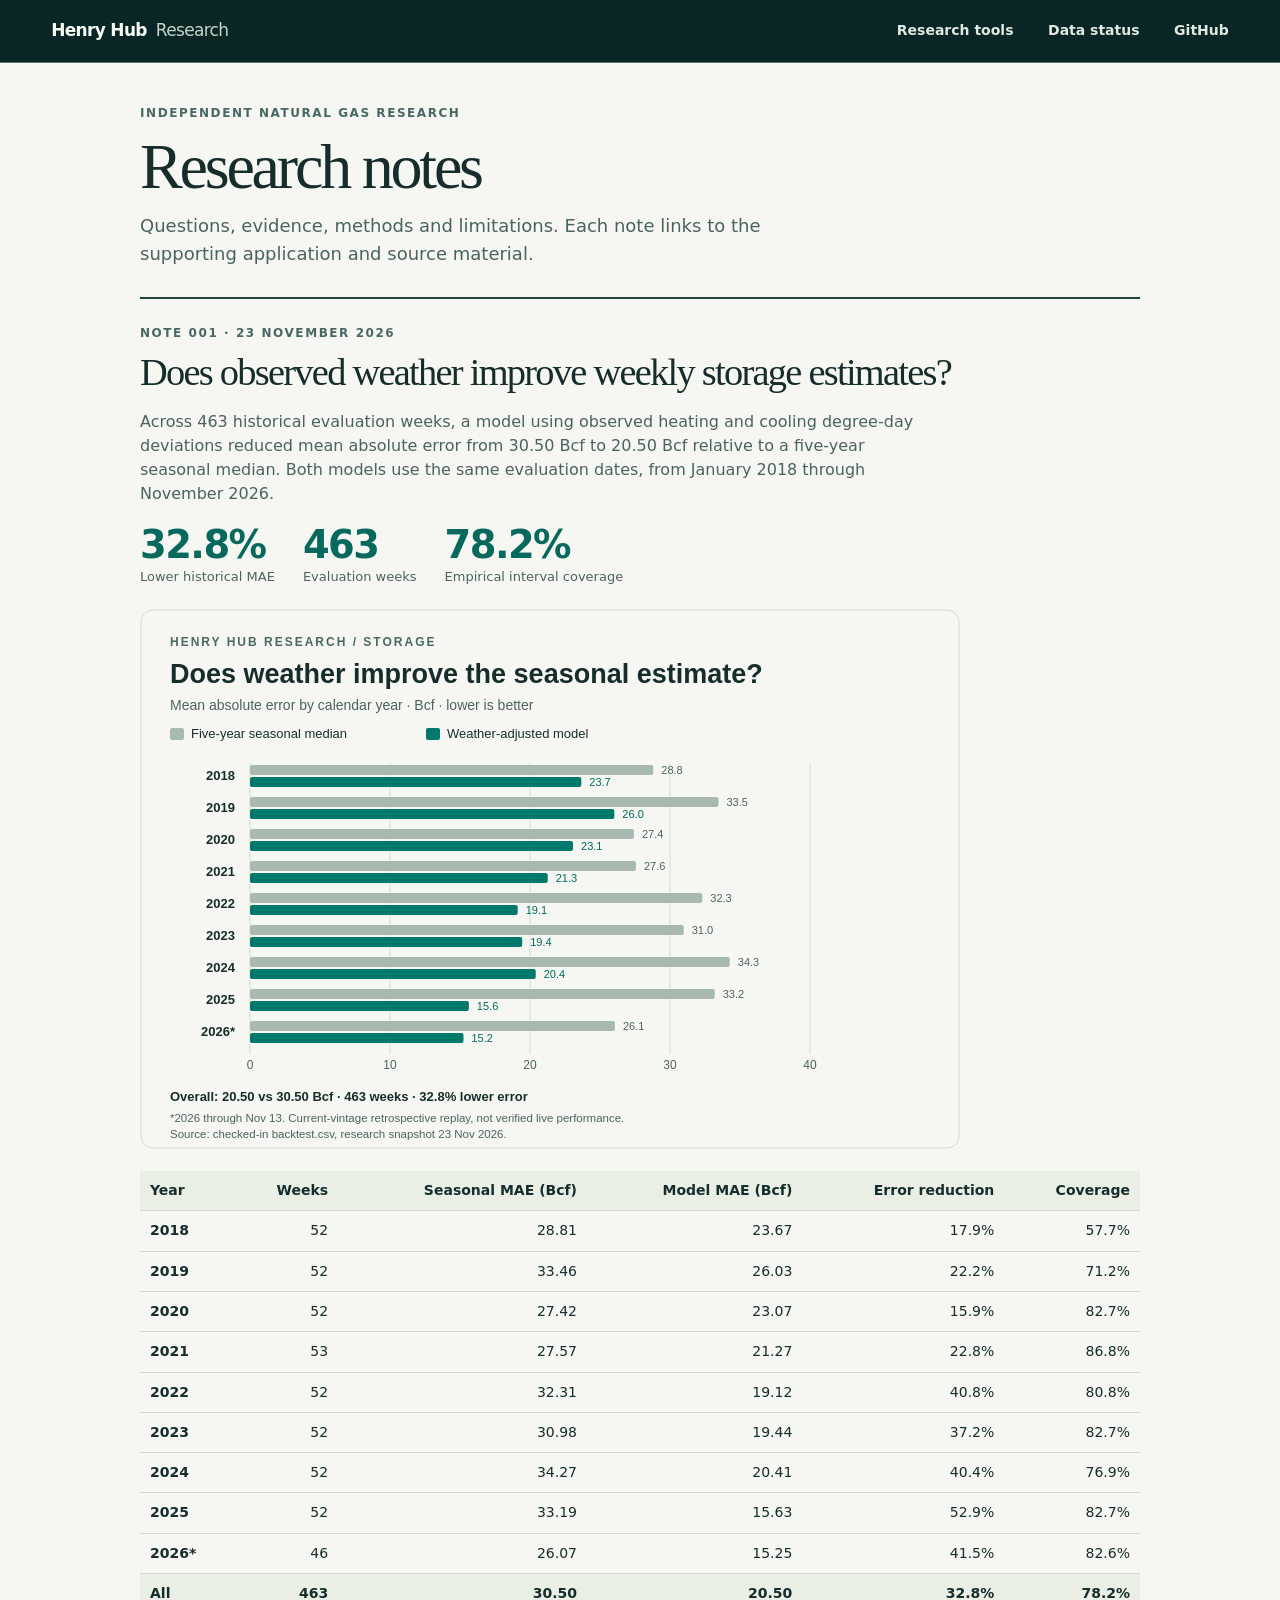
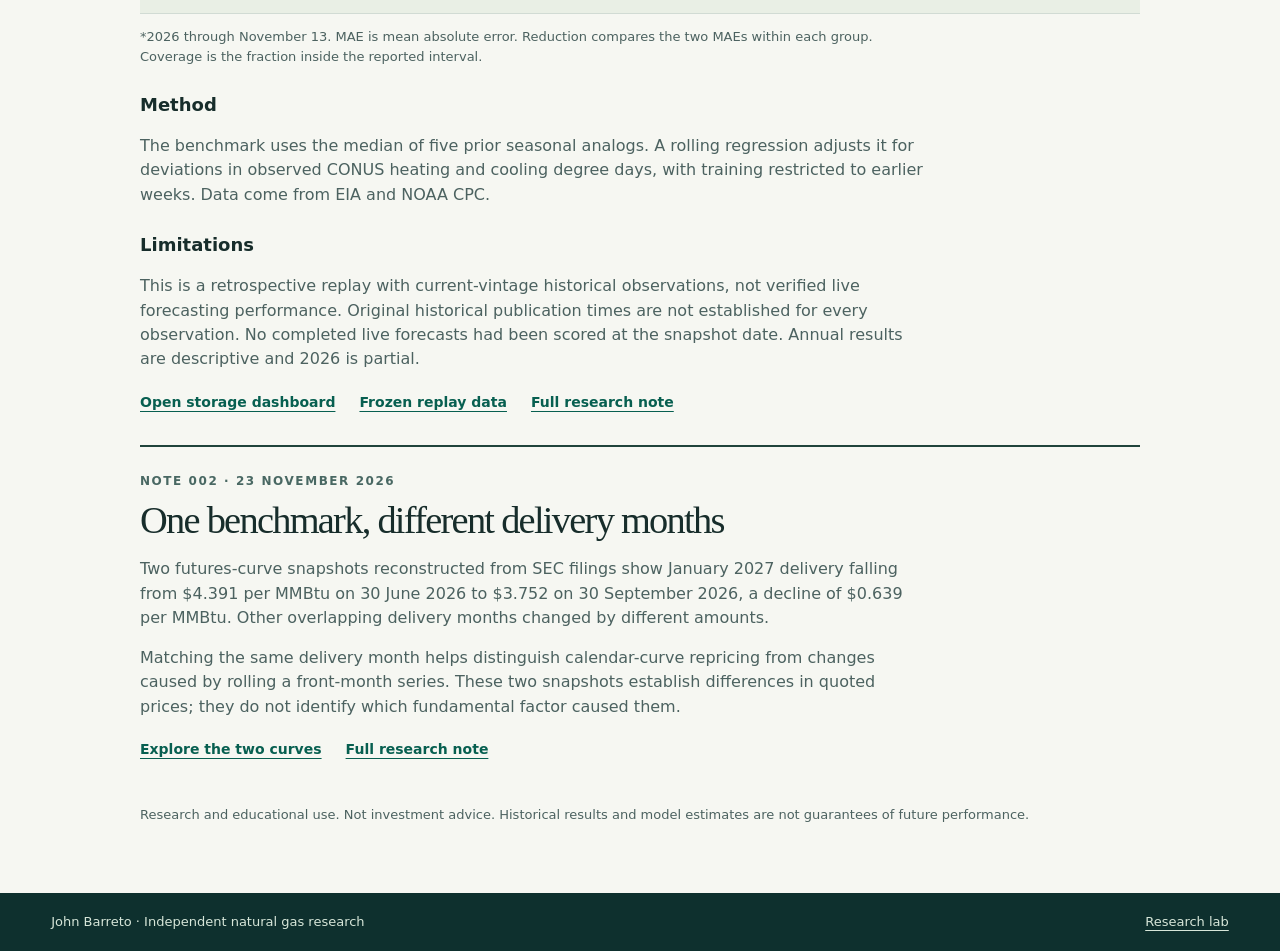
<file: lab/research/index.html>
<!doctype html>
<html lang="en"><head><meta charset="utf-8"><meta name="viewport" content="width=device-width,initial-scale=1"><meta name="theme-color" content="#0b2928"><title>Research Notes · Henry Hub Research</title><meta name="description" content="Documented natural gas research notes on weather-adjusted storage estimates and futures curve repricing."><link rel="stylesheet" href="../portfolio.css"></head>
<body><a class="skip" href="#main">Skip to research notes</a><header class="mast"><div class="shell mast-inner"><a class="brand" href="../">Henry Hub <b>Research</b></a><nav aria-label="Main navigation"><a href="../">Research tools</a><a href="../api/status.html">Data status</a><a href="https://github.com/NeuraX-JB/Henry-Hub-Futures-Curve-Explorer-How-the-Natural-Gas-Market-prices-winter">GitHub</a></nav></div></header>
<main class="shell notes-page" id="main"><p class="overline">Independent natural gas research</p><h1>Research notes</h1><p class="notes-intro">Questions, evidence, methods and limitations. Each note links to the supporting application and source material.</p>
<article class="research-article" id="storage"><p class="overline">Note 001 · 23 November 2026</p><h2>Does observed weather improve weekly storage estimates?</h2><p>Across 463 historical evaluation weeks, a model using observed heating and cooling degree-day deviations reduced mean absolute error from 30.50 Bcf to 20.50 Bcf relative to a five-year seasonal median. Both models use the same evaluation dates, from January 2018 through November 2026.</p><div class="metric-strip"><div><strong>32.8%</strong><span>Lower historical MAE</span></div><div><strong>463</strong><span>Evaluation weeks</span></div><div><strong>78.2%</strong><span>Empirical interval coverage</span></div></div><figure class="research-figure"><img src="../assets/storage-replay.svg" width="820" height="540" alt="Annual mean absolute error for the weather-adjusted model and five-year seasonal median. The weather-adjusted model is lower in every evaluated calendar year."></figure><div class="research-table" tabindex="0" aria-label="Annual model performance"><table><thead><tr><th>Year</th><th>Weeks</th><th>Seasonal MAE (Bcf)</th><th>Model MAE (Bcf)</th><th>Error reduction</th><th>Coverage</th></tr></thead><tbody><tr><th scope="row">2018</th><td>52</td><td>28.81</td><td>23.67</td><td>17.9%</td><td>57.7%</td></tr><tr><th scope="row">2019</th><td>52</td><td>33.46</td><td>26.03</td><td>22.2%</td><td>71.2%</td></tr><tr><th scope="row">2020</th><td>52</td><td>27.42</td><td>23.07</td><td>15.9%</td><td>82.7%</td></tr><tr><th scope="row">2021</th><td>53</td><td>27.57</td><td>21.27</td><td>22.8%</td><td>86.8%</td></tr><tr><th scope="row">2022</th><td>52</td><td>32.31</td><td>19.12</td><td>40.8%</td><td>80.8%</td></tr><tr><th scope="row">2023</th><td>52</td><td>30.98</td><td>19.44</td><td>37.2%</td><td>82.7%</td></tr><tr><th scope="row">2024</th><td>52</td><td>34.27</td><td>20.41</td><td>40.4%</td><td>76.9%</td></tr><tr><th scope="row">2025</th><td>52</td><td>33.19</td><td>15.63</td><td>52.9%</td><td>82.7%</td></tr><tr><th scope="row">2026*</th><td>46</td><td>26.07</td><td>15.25</td><td>41.5%</td><td>82.6%</td></tr><tr class="total"><th scope="row">All</th><td>463</td><td>30.50</td><td>20.50</td><td>32.8%</td><td>78.2%</td></tr></tbody></table></div><p class="research-small">*2026 through November 13. MAE is mean absolute error. Reduction compares the two MAEs within each group. Coverage is the fraction inside the reported interval.</p><h3>Method</h3><p>The benchmark uses the median of five prior seasonal analogs. A rolling regression adjusts it for deviations in observed CONUS heating and cooling degree days, with training restricted to earlier weeks. Data come from EIA and NOAA CPC.</p><h3>Limitations</h3><p>This is a retrospective replay with current-vintage historical observations, not verified live forecasting performance. Original historical publication times are not established for every observation. No completed live forecasts had been scored at the snapshot date. Annual results are descriptive and 2026 is partial.</p><div class="research-links"><a href="../storage/">Open storage dashboard</a><a href="https://github.com/NeuraX-JB/Henry-Hub-Futures-Curve-Explorer-How-the-Natural-Gas-Market-prices-winter/blob/ba3b94ba3a97c3262099da73a25a3a33f06c34ee/lab/storage/backtest.csv">Frozen replay data</a><a href="https://github.com/NeuraX-JB/Henry-Hub-Futures-Curve-Explorer-How-the-Natural-Gas-Market-prices-winter/blob/main/lab/research/storage-weather.md">Full research note</a></div></article>
<article class="research-article" id="curve"><p class="overline">Note 002 · 23 November 2026</p><h2>One benchmark, different delivery months</h2><p>Two futures-curve snapshots reconstructed from SEC filings show January 2027 delivery falling from $4.391 per MMBtu on 30 June 2026 to $3.752 on 30 September 2026, a decline of $0.639 per MMBtu. Other overlapping delivery months changed by different amounts.</p><p>Matching the same delivery month helps distinguish calendar-curve repricing from changes caused by rolling a front-month series. These two snapshots establish differences in quoted prices; they do not identify which fundamental factor caused them.</p><div class="research-links"><a href="../../?data=strips&amp;view=curve&amp;a=2026-06-30&amp;b=2026-09-30&amp;align=delivery">Explore the two curves</a><a href="https://github.com/NeuraX-JB/Henry-Hub-Futures-Curve-Explorer-How-the-Natural-Gas-Market-prices-winter/blob/main/lab/research/curve-repricing.md">Full research note</a></div></article>
<p class="research-small">Research and educational use. Not investment advice. Historical results and model estimates are not guarantees of future performance.</p></main><footer><div class="shell"><span>John Barreto · Independent natural gas research</span><a href="../">Research lab</a></div></footer></body></html>
</file>
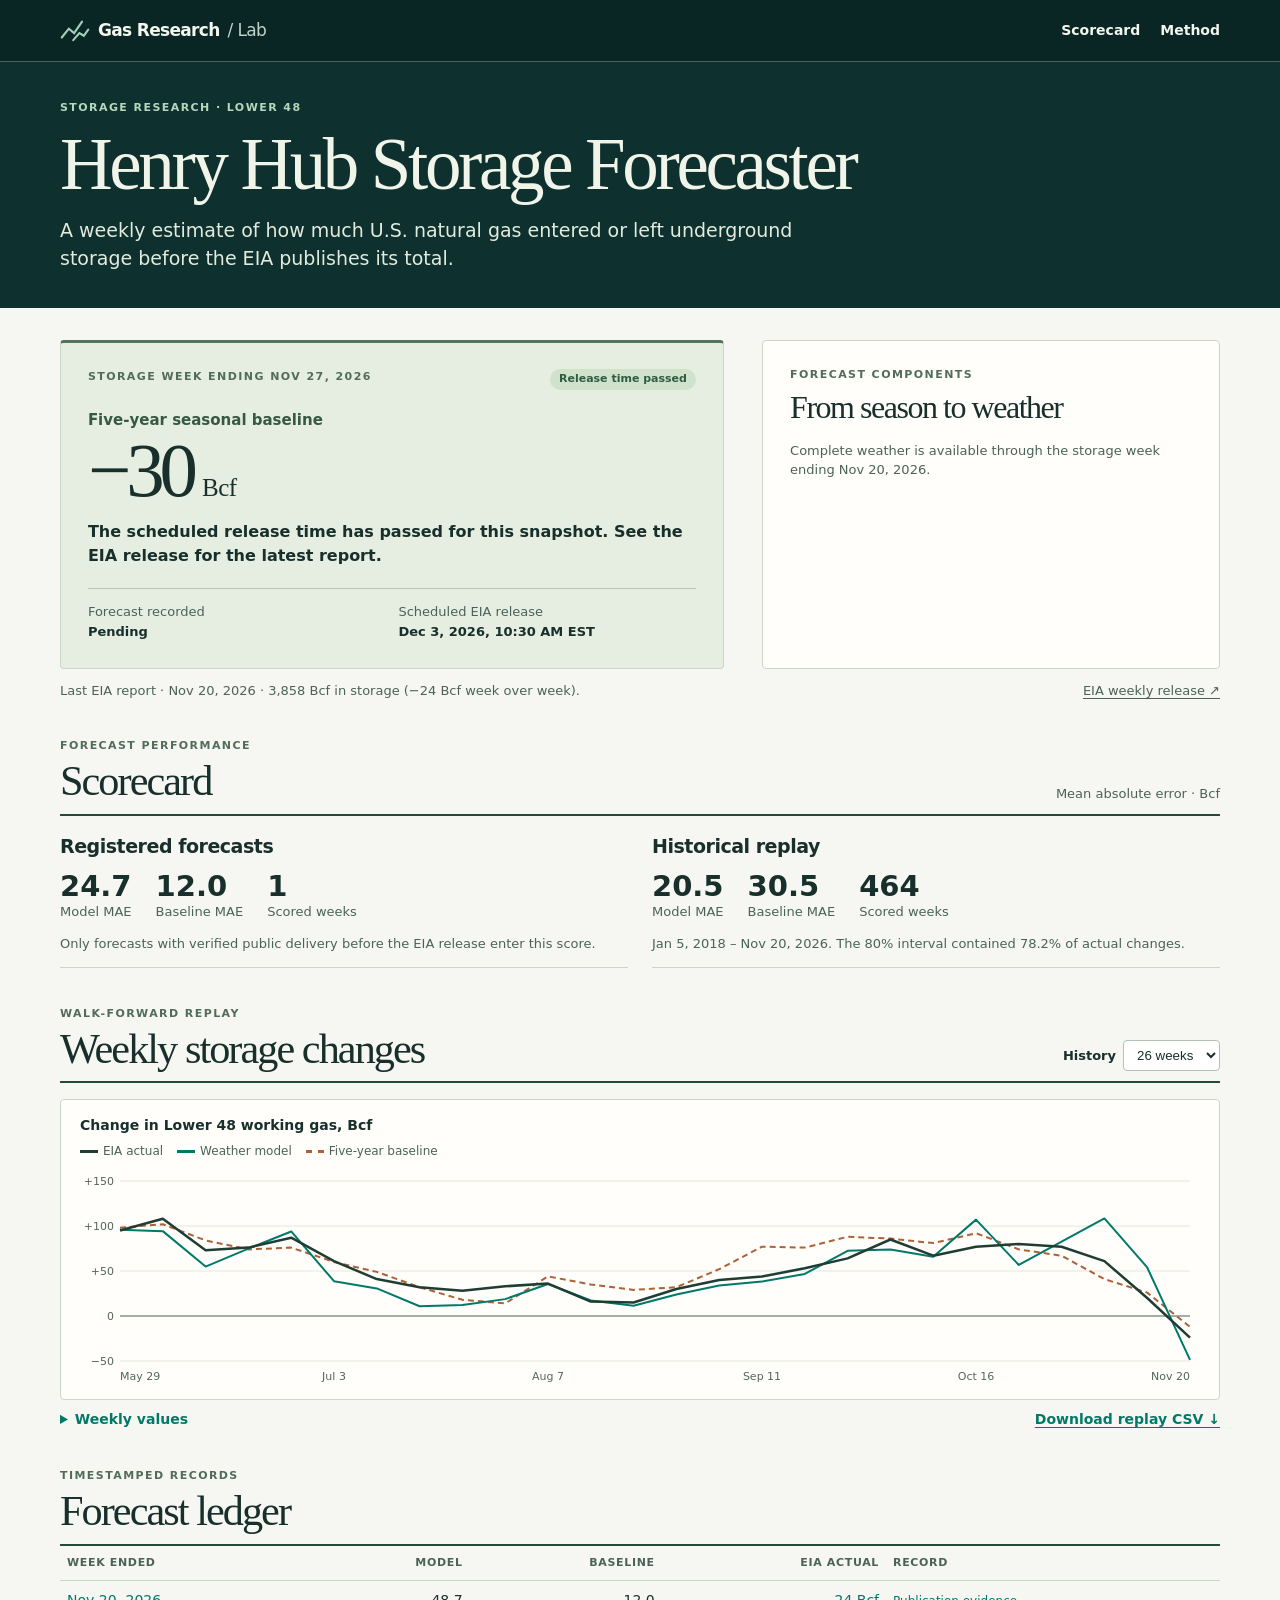
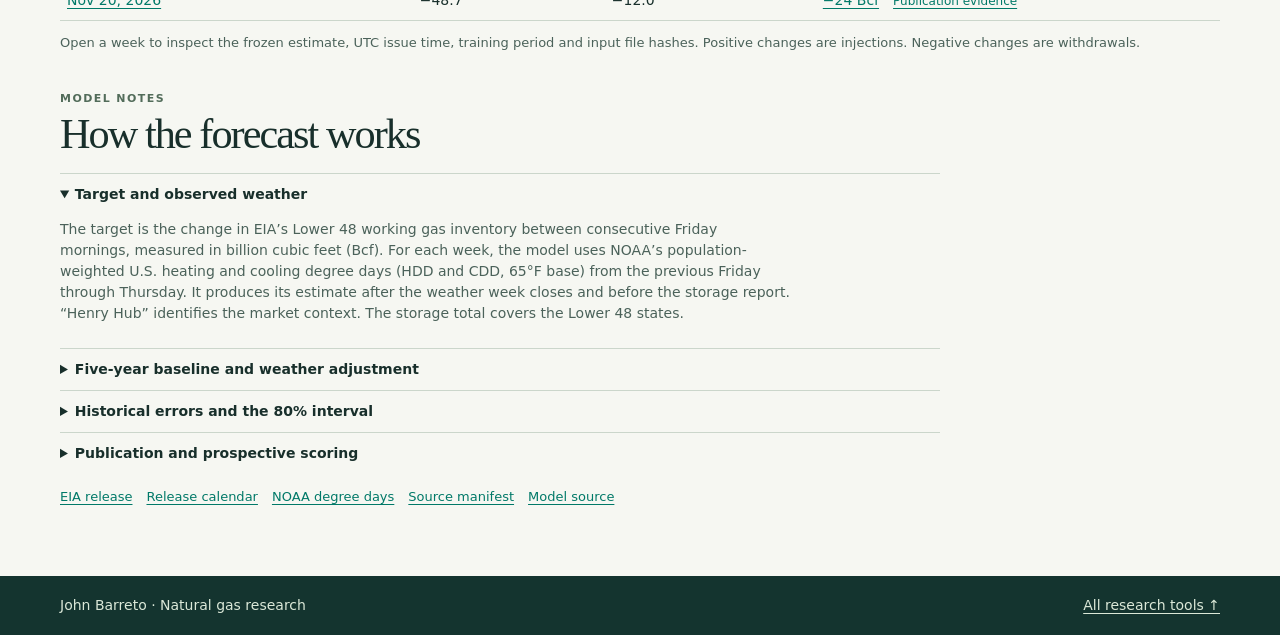
<file: lab/storage/index.html>
<!doctype html>
<html lang="en">
<head><meta charset="utf-8"><meta name="viewport" content="width=device-width,initial-scale=1"><meta name="theme-color" content="#0e302e">
<title>Henry Hub Storage Forecaster · Natural Gas Research</title>
<meta name="description" content="A weather-adjusted forecast of the next Lower 48 natural gas storage change, compared with a five-year seasonal benchmark and scored against EIA releases.">
<link rel="stylesheet" href="storage.css"><script src="app.js" defer></script></head>
<body><a class="skip" href="#main">Skip to forecast</a>
<header><div class="shell nav"><a class="brand" href="../"><svg aria-hidden="true" viewBox="0 0 34 27"><path d="M2 21l8-10 6 5 9-13M15 24l7-8 5 3 5-7"/></svg>Gas Research <span>/ Lab</span></a><nav aria-label="Sections"><a href="#scores">Scorecard</a><a href="#method">Method</a></nav></div></header>
<main id="main">
<section class="hero"><div class="shell"><p class="over">Storage research · Lower 48</p><h1>Henry Hub Storage Forecaster</h1><p class="intro">A weekly estimate of how much U.S. natural gas entered or left underground storage before the EIA publishes its total.</p></div></section>
<div class="shell body"><p id="load" role="status">Loading forecast archive…</p>
<noscript><p>Enable JavaScript to explore the charts, or <a href="backtest.csv">download the historical forecasts as CSV</a>.</p></noscript>
<div id="app" hidden>
<section class="forecast-layout" aria-label="Current forecast">
<div class="forecast"><div class="topline"><p class="over">Storage week ending <span id="target"></span></p><span class="status" id="status"></span></div>
<p class="direction" id="direction"></p><div id="number" class="call"></div>
<p class="range" id="range"></p>
<div class="when"><div><span>Forecast recorded</span><strong id="issue"></strong></div><div><span>Scheduled EIA release</span><strong id="due"></strong></div></div>
</div>
<aside class="balance"><p class="over">Forecast components</p><h2>From season to weather</h2><div id="components"></div><p id="exposure" class="fine"></p></aside>
</section>
<div class="source-line"><span id="latest"></span><a href="https://ir.eia.gov/ngs/ngs.html">EIA weekly release ↗</a></div>

<section id="scores" class="section"><div class="section-heading"><div><p class="over">Forecast performance</p><h2>Scorecard</h2></div><span>Mean absolute error · Bcf</span></div>
<div class="score-grid"><article class="score"><h3>Registered forecasts</h3><div class="scores" id="live-scores"></div><p id="live-info"></p></article>
<article class="score"><h3>Historical replay</h3><div class="scores" id="back-scores"></div><p id="back-info"></p></article></div></section>

<section class="section"><div class="section-heading"><div><p class="over">Walk-forward replay</p><h2>Weekly storage changes</h2></div><label class="select-label">History <select id="weeks"><option value="13">13 weeks</option><option value="26" selected>26 weeks</option><option value="52">52 weeks</option></select></label></div>
<figure class="chart-frame" aria-labelledby="chart-caption"><figcaption id="chart-caption">Change in Lower 48 working gas, Bcf</figcaption><div class="legend"><span class="actual">EIA actual</span><span class="model">Weather model</span><span class="base">Five-year baseline</span></div><svg id="chart" role="img" aria-label="Weekly actual storage changes and the two historical forecasts"></svg></figure>
<div class="table-head"><details id="history-details"><summary>Weekly values</summary><div class="table-scroll"><table><thead><tr><th>Week ended</th><th>Actual</th><th>Model</th><th>Baseline</th><th>80% range</th></tr></thead><tbody id="history-body"></tbody></table></div></details><a class="download" href="backtest.csv" download>Download replay CSV ↓</a></div></section>

<section class="section"><div class="section-heading"><div><p class="over">Timestamped records</p><h2>Forecast ledger</h2></div></div><div class="table-scroll"><table><thead><tr><th>Week ended</th><th>Model</th><th>Baseline</th><th>EIA actual</th><th>Record</th></tr></thead><tbody id="ledger"></tbody></table></div><p class="fine">Open a week to inspect the frozen estimate, UTC issue time, training period and input file hashes. Positive changes are injections. Negative changes are withdrawals.</p></section>

<section id="method" class="section method"><p class="over">Model notes</p><h2>How the forecast works</h2>
<details open><summary>Target and observed weather</summary><p>The target is the change in EIA’s Lower 48 working gas inventory between consecutive Friday mornings, measured in billion cubic feet (Bcf). For each week, the model uses NOAA’s population-weighted U.S. heating and cooling degree days (HDD and CDD, 65°F base) from the previous Friday through Thursday. It produces its estimate after the weather week closes and before the storage report. “Henry Hub” identifies the market context. The storage total covers the Lower 48 states.</p></details>
<details><summary>Five-year baseline and weather adjustment</summary><p>The baseline is the median change on the closest Friday to the same calendar date in each of the prior five years. A linear model fits the part of historical storage changes left over after that baseline using heating and cooling degree-day differences from their own five-year medians. The component table shows both weather contributions and the fitted intercept. It measures historical associations. Production, exports, outages and storage reclassifications can also influence reported changes.</p></details>
<details><summary>Historical errors and the 80% interval</summary><p>Every replay week is forecast using only earlier training weeks, with a minimum of 104 and a maximum of 156. The interval uses an 80th-percentile absolute error from up to 104 previous out-of-sample weeks, after at least 52 exist. The scorecard averages absolute misses on the same eligible weeks for both models. Coverage measures the share of actual changes inside the interval. Historical inputs come from today’s available data vintages and may include revisions. Historical forecasts assume the complete weather week was available before the storage release.</p></details>
<details><summary>Publication and prospective scoring</summary><p>The first complete estimate recorded for a target week is frozen. The pipeline checks the EIA’s stated next release and holiday schedule before accepting it. The live score uses the net change in the first EIA weekly release table captured by the pipeline and requires evidence that a successful public Pages deployment contained the identical forecast before the release. A missed release or missing publication evidence leaves a forecast unscored. Later changes to shared historical series can update the replay.</p></details>
<p class="links"><a href="https://ir.eia.gov/ngs/ngs.html">EIA release</a><a href="https://ir.eia.gov/ngs/schedule.html">Release calendar</a><a href="https://ftp.cpc.ncep.noaa.gov/htdocs/degree_days/weighted/daily_data/">NOAA degree days</a><a href="../data/manifest.json">Source manifest</a><a href="model.py">Model source</a></p></section>
</div></div></main>
<footer><div class="shell"><span>John Barreto · Natural gas research</span><a href="../">All research tools ↑</a></div></footer></body></html>
</file>
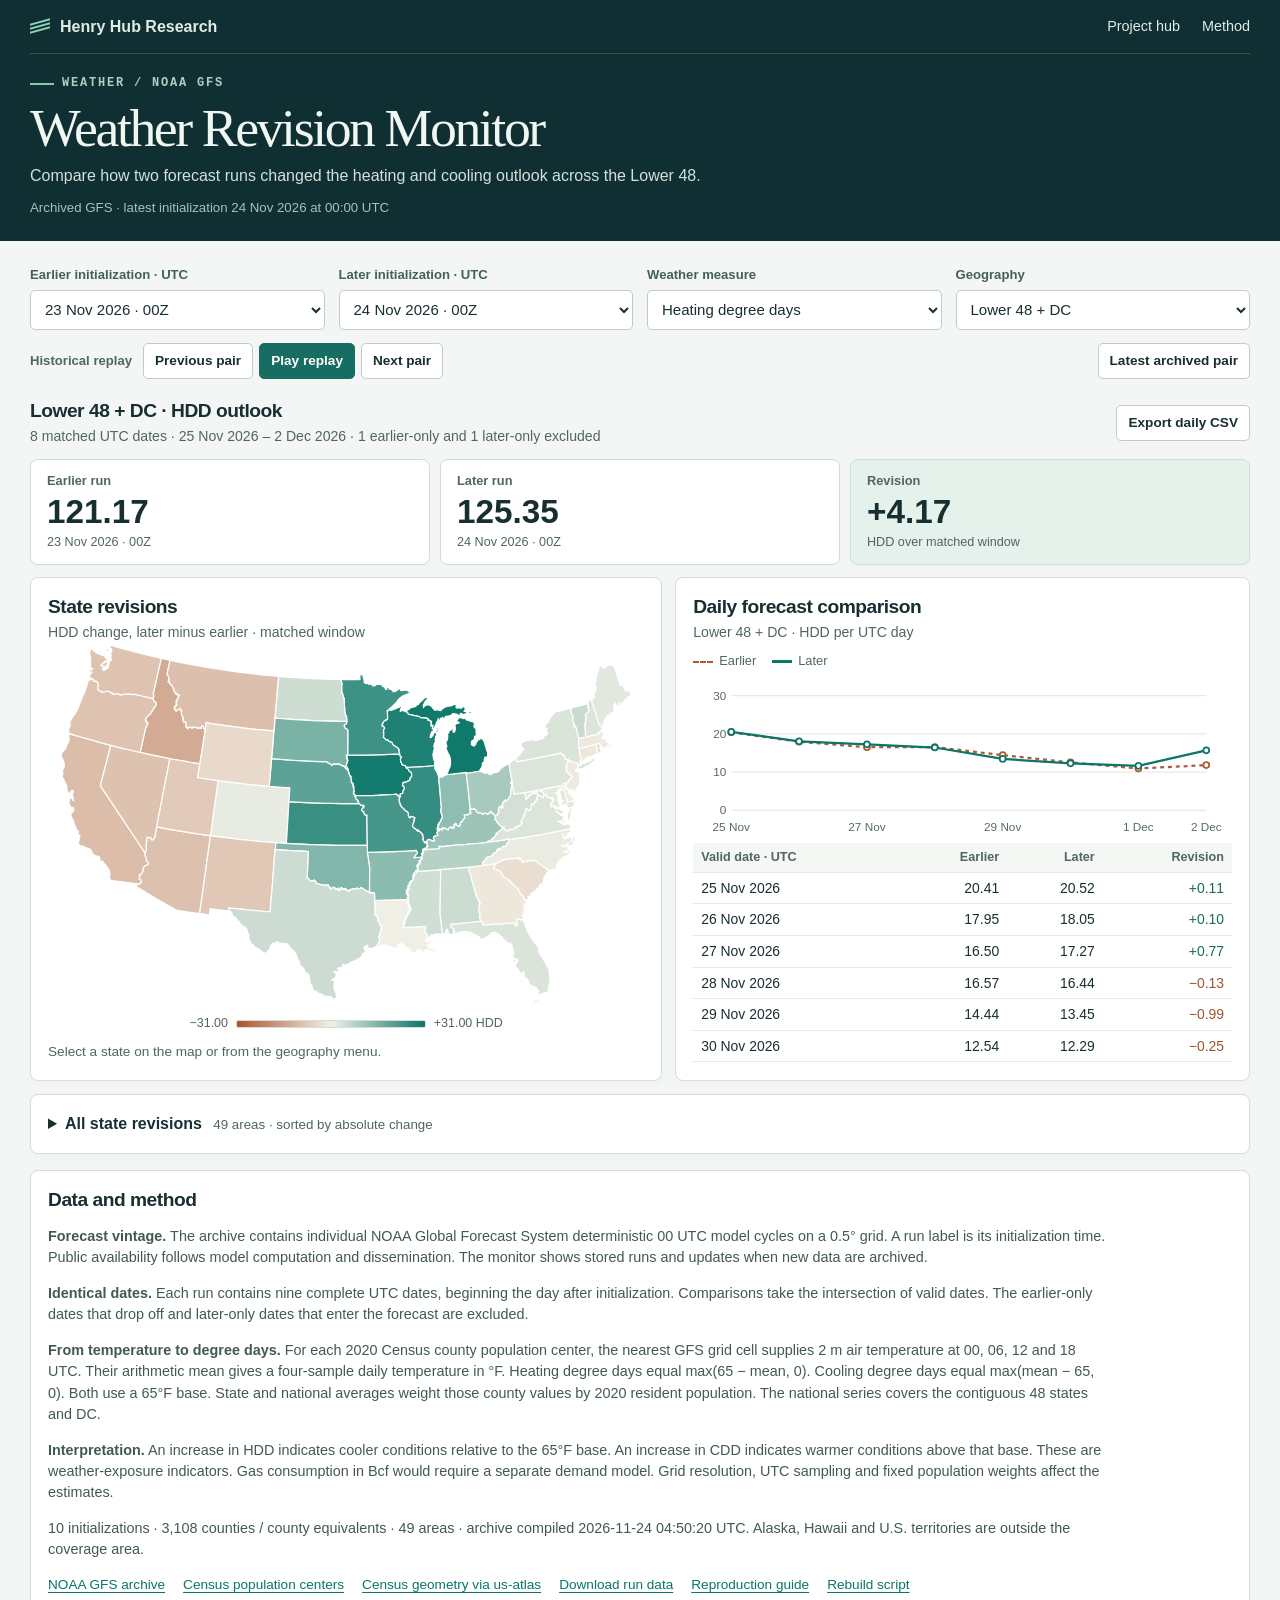
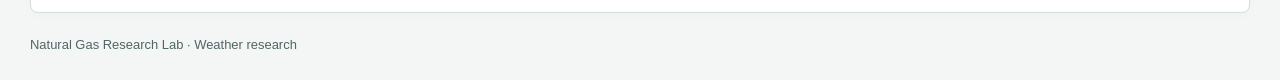
<file: lab/weather/index.html>
<!doctype html>
<html lang="en">
  <head>
    <meta charset="utf-8" />
    <meta name="viewport" content="width=device-width,initial-scale=1" />
    <title>Natural Gas Weather Revision Monitor | Henry Hub Research</title>
    <meta
      name="description"
      content="Compare archived NOAA GFS forecasts on identical dates. Explore population-weighted heating and cooling degree-day revisions by state."
    />
    <link rel="stylesheet" href="style.css" />
    <script defer src="engine.js"></script>
    <script defer src="app.js"></script>
  </head>
  <body>
    <a class="skip" href="#monitor">Skip to monitor</a>
    <header>
      <div class="mast wrap">
        <a href="../" class="brand"
          ><span aria-hidden="true" class="brandmark"
            ><i></i><i></i><i></i></span
          >Henry Hub Research</a
        >
        <nav><a href="../">Project hub</a><a href="#method">Method</a></nav>
      </div>
      <div class="hero wrap">
        <div class="kicker"><span></span> WEATHER / NOAA GFS</div>
        <h1>Weather Revision Monitor</h1>
        <p>
          Compare how two forecast runs changed the heating and cooling outlook
          across the Lower 48.
        </p>
        <div class="vintage" id="vintage">
          Loading archived model initialization times…
        </div>
      </div>
    </header>
    <main class="wrap" id="monitor">
      <section class="controlbox" aria-label="Select forecast runs">
        <div class="ctrl">
          <label for="earlier">Earlier initialization · UTC</label
          ><select id="earlier"></select>
        </div>
        <div class="ctrl">
          <label for="later">Later initialization · UTC</label
          ><select id="later"></select>
        </div>
        <div class="ctrl">
          <label for="metric">Weather measure</label
          ><select id="metric">
            <option value="hdd">Heating degree days</option>
            <option value="cdd">Cooling degree days</option>
            <option value="both">Heating + cooling degree days</option>
          </select>
        </div>
        <div class="ctrl">
          <label for="region">Geography</label
          ><select id="region"></select>
        </div>
      </section>
      <div class="replay">
        <span>Historical replay</span
        ><button id="back" type="button">Previous pair</button
        ><button id="play" type="button">Play replay</button
        ><button id="next" type="button">Next pair</button
        ><button id="latest" type="button">Latest archived pair</button>
      </div>
      <p id="message" role="status" hidden></p>
      <div id="content" hidden>
        <div class="summary-head">
          <div>
            <h2 id="headline">Matched outlook</h2>
            <p id="window"></p>
          </div>
          <button type="button" id="csv">Export daily CSV</button>
        </div>
        <section
          class="stats"
          id="stats"
          aria-label="Matched degree-day totals"
        ></section>
        <section class="panels">
          <article class="panel">
            <div class="panelhead">
              <h2>State revisions</h2>
              <p id="mapcaption">Newer forecast minus earlier forecast</p>
            </div>
            <div class="map-wrap">
              <svg
                id="map"
                role="group"
                aria-label="Clickable map of state revisions"
              ></svg>
            </div>
            <div class="legend">
              <span id="low"></span><i aria-hidden="true"></i
              ><span id="high"></span>
            </div>
            <p class="note" id="mapnote"></p>
          </article>
          <article class="panel chartpanel">
            <div class="panelhead">
              <h2>Daily forecast comparison</h2>
              <p id="chartcaption"></p>
            </div>
            <div class="chartlegend">
              <span><b></b>Earlier</span><span><b></b>Later</span>
            </div>
            <div id="dailychart"></div>
            <div class="tablearea">
              <table>
                <thead>
                  <tr>
                    <th>Valid date · UTC</th>
                    <th>Earlier</th>
                    <th>Later</th>
                    <th>Revision</th>
                  </tr>
                </thead>
                <tbody id="dailytbody"></tbody>
              </table>
            </div>
          </article>
        </section>
        <details class="panel statetable">
          <summary>
            All state revisions
            <small>49 areas · sorted by absolute change</small>
          </summary>
          <div class="tablearea">
            <table>
              <thead>
                <tr>
                  <th>State / district</th>
                  <th>Earlier</th>
                  <th>Later</th>
                  <th>Revision</th>
                </tr>
              </thead>
              <tbody id="statetbody"></tbody>
            </table>
          </div>
        </details>
      </div>
      <section class="panel method" id="method">
        <h2>Data and method</h2>
        <p>
          <strong>Forecast vintage.</strong> The archive contains individual
          NOAA Global Forecast System deterministic 00 UTC model cycles on a
          0.5° grid. A run label is its initialization time. Public availability
          follows model computation and dissemination. The monitor shows stored
          runs and updates when new data are archived.
        </p>
        <p>
          <strong>Identical dates.</strong> Each run contains nine complete UTC
          dates, beginning the day after initialization. Comparisons take the
          intersection of valid dates. The earlier-only dates that drop off and
          later-only dates that enter the forecast are excluded.
        </p>
        <p>
          <strong>From temperature to degree days.</strong> For each 2020 Census
          county population center, the nearest GFS grid cell supplies 2 m air
          temperature at 00, 06, 12 and 18 UTC. Their arithmetic mean gives a
          four-sample daily temperature in °F. Heating degree days equal max(65
          − mean, 0). Cooling degree days equal max(mean − 65, 0). Both use a
          65°F base. State and national averages weight those county values by
          2020 resident population. The national series covers the contiguous 48
          states and DC.
        </p>
        <p>
          <strong>Interpretation.</strong> An increase in HDD indicates cooler
          conditions relative to the 65°F base. An increase in CDD indicates
          warmer conditions above that base. These are weather-exposure
          indicators. Gas consumption in Bcf would require a separate demand
          model. Grid resolution, UTC sampling and fixed population weights
          affect the estimates.
        </p>
        <p id="coverage"></p>
        <div class="sources">
          <a href="https://registry.opendata.aws/noaa-gfs-bdp-pds/"
            >NOAA GFS archive</a
          ><a
            href="https://www.census.gov/geographies/reference-files/time-series/geo/centers-population.2020.html"
            >Census population centers</a
          ><a href="https://github.com/topojson/us-atlas"
            >Census geometry via us-atlas</a
          ><a href="runs.json" download>Download run data</a
          ><a href="README.md">Reproduction guide</a
          ><a href="research/build_runs.py" download>Rebuild script</a>
        </div>
      </section>
      <footer>Natural Gas Research Lab · Weather research</footer>
    </main>
  </body>
</html>
</file>
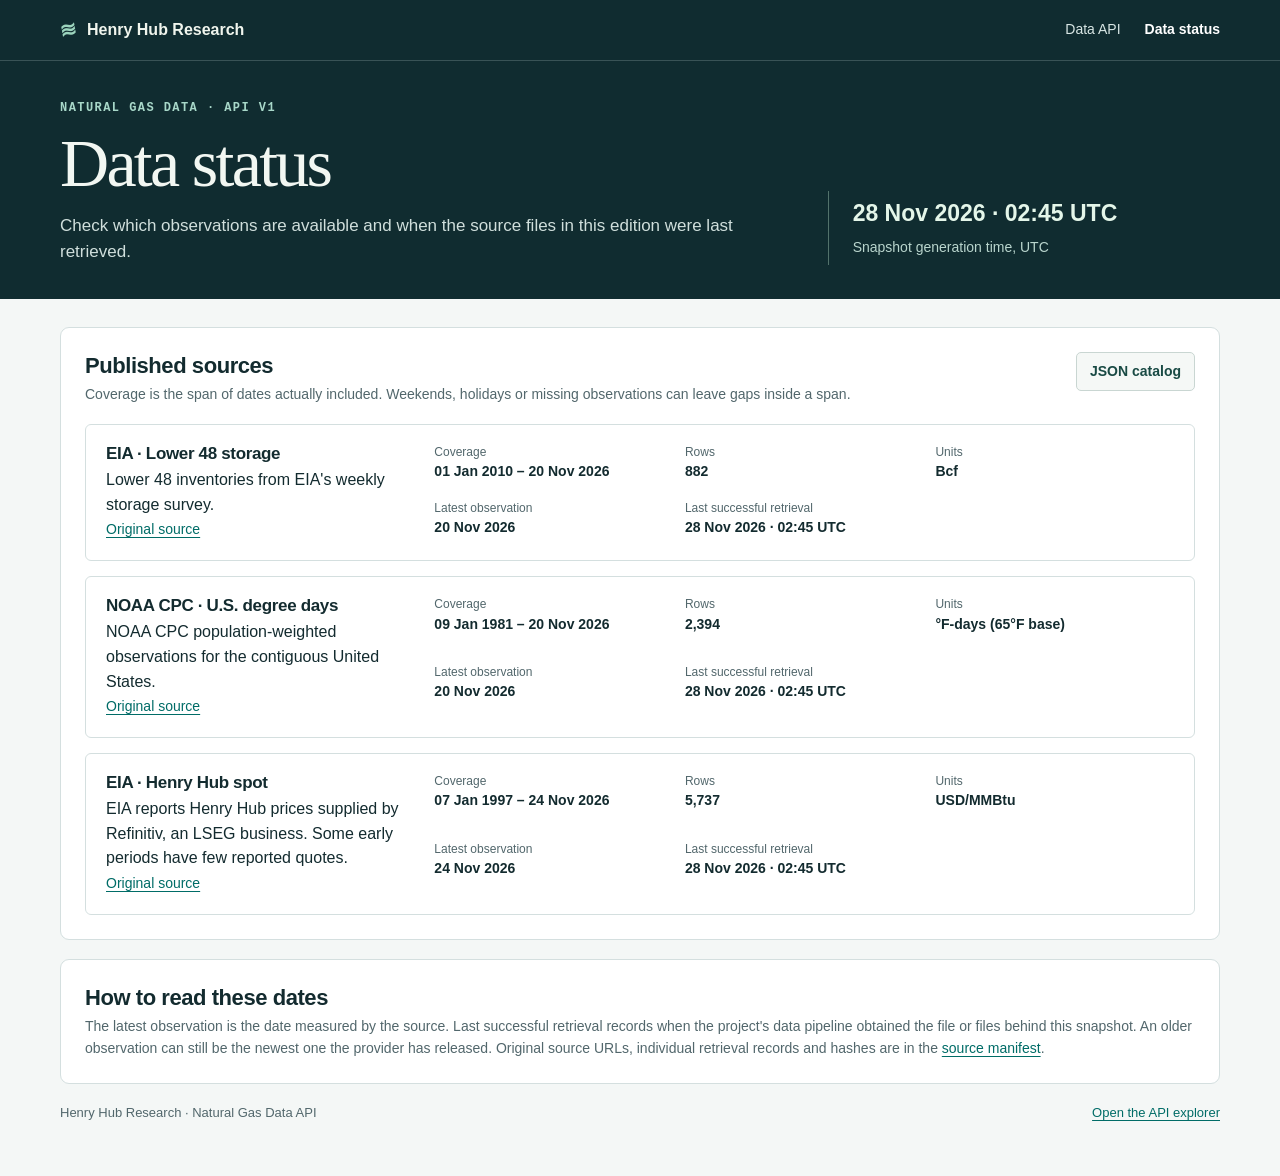
<file: lab/api/status.html>
<!doctype html>
<html lang="en">
  <head>
    <meta charset="utf-8" />
    <meta name="viewport" content="width=device-width,initial-scale=1" />
    <meta name="theme-color" content="#102c30" />
    <title>Data status | Natural Gas Data API</title>
    <meta
      name="description"
      content="Coverage, units and last successful retrieval for storage, weather and spot in the Natural Gas Data API."
    />
    <link rel="stylesheet" href="style.css" />
    <script defer src="api.js"></script>
  </head>
  <body data-page="status">
    <header class="mast">
      <div class="wrap">
        <a class="wordmark" href="../"
          ><span class="mark" aria-hidden="true">≋</span>Henry Hub Research</a
        >
        <nav aria-label="API">
          <a href="./">Data API</a><a href="status.html" aria-current="page">Data status</a>
        </nav>
      </div>
    </header>
    <section class="hero">
      <div class="wrap hero-grid">
        <div>
          <div class="label">Natural gas data · API v1</div>
          <h1>Data status</h1>
          <p>
            Check which observations are available and when the source files in this edition were
            last retrieved.
          </p>
        </div>
        <div class="heroaside">
          <strong id="build-stamp">Loading…</strong><span>Snapshot generation time, UTC</span>
        </div>
      </div>
    </section>
    <main class="wrap workspace">
      <div class="error" id="error" role="alert" hidden></div>
      <section class="panel pad">
        <div class="section-head">
          <div>
            <h2>Published sources</h2>
            <p>
              Coverage is the span of dates actually included. Weekends, holidays or missing
              observations can leave gaps inside a span.
            </p>
          </div>
          <a class="btn" href="v1/index.json">JSON catalog</a>
        </div>
        <div class="status-list" id="source-list" aria-live="polite"></div>
      </section>
      <section class="panel pad">
        <h2>How to read these dates</h2>
        <p class="lede">
          The latest observation is the date measured by the source. Last successful retrieval
          records when the project's data pipeline obtained the file or files behind this snapshot.
          An older observation can still be the newest one the provider has released. Original
          source URLs, individual retrieval records and hashes are in the
          <a href="../data/manifest.json">source manifest</a>.
        </p>
      </section>
      <footer class="footer">
        <span>Henry Hub Research · Natural Gas Data API</span><a href="./">Open the API explorer</a>
      </footer>
    </main>
  </body>
</html>
</file>
<file: lab/portfolio.css>
:root{color-scheme:light;--forest:#0e302e;--deep:#092624;--ink:#172d2b;--green:#00796d;--amber:#ad6138;--line:#d1dbd4;--muted:#4c6260;--paper:#f6f7f2;--ui:"Inter","Segoe UI",system-ui,-apple-system,sans-serif;--serif:"Source Serif 4","Georgia",serif}
*{box-sizing:border-box}html{scroll-behavior:smooth}body{margin:0;color:var(--ink);background:var(--paper);font:16px/1.52 var(--ui)}a{color:inherit}a:focus-visible{outline:3px solid #b36836;outline-offset:4px}.shell{width:min(1280px,calc(100% - clamp(36px,8vw,120px)));margin-inline:auto}.skip{position:fixed;left:1rem;top:1rem;transform:translateY(-160%);background:white;z-index:99;padding:.5rem}.skip:focus{transform:none}.mast{background:var(--deep);color:#f6fbf5;border-bottom:1px solid #55736b}.mast-inner{height:62px;display:flex;align-items:center;justify-content:space-between;gap:20px}.brand{display:inline-flex;align-items:center;gap:9px;color:inherit;text-decoration:none;font-weight:680;font-size:17px;letter-spacing:-.04em;white-space:nowrap}.brand b{font-weight:400;color:#c2d5ca}.brand svg{width:31px;fill:none;stroke:#a0d1b9;stroke-width:2.45;stroke-linecap:round}.mast nav{display:flex;align-items:center;gap:clamp(12px,2.7vw,40px)}.mast nav a{font-size:14px;font-weight:600;text-decoration:none;color:#e0e9e1}.mast nav a:hover,.case-link:hover,.methods a:hover{text-decoration:underline}
.hero{background-color:var(--forest);background-image:linear-gradient(90deg,#0d302c 0%,#0c302cee 27%,#0c302cab 50%,#11322b26 74%),url('assets/metering-station.jpg');background-position:center,center 52%;background-size:cover;color:#fafbf0}.hero-content{padding-block:clamp(30px,3.4vw,50px) clamp(32px,4vw,59px)}.overline,.category{margin:0;font:650 12px/1.35 var(--ui);text-transform:uppercase;letter-spacing:.13em}.hero .overline{color:#c6e3cb;display:flex;align-items:center;gap:12px}.hero .overline:before{content:"";width:30px;height:2px;background:#d99858}.hero h1{margin:13px 0 14px;font:500 clamp(52px,5.6vw,84px)/.97 var(--serif);letter-spacing:-.053em}.hero .intro{font-size:clamp(16px,1.2vw,19px);max-width:525px;color:#e3ece1;margin:0;line-height:1.52}.hero-project{display:inline-flex;align-items:center;gap:14px;max-width:100%;min-height:44px;margin-top:20px;padding:10px 16px;border-radius:4px;background:#e1efdf;color:#163c31;text-decoration:none;font-size:15px;font-weight:680;line-height:1.3}.hero-project:hover{background:#fff}.hero-project:focus-visible{outline-color:#f5cf84}.hero-project span{font-size:1.2em}.main{padding-top:clamp(30px,3vw,46px)}.layout{display:grid;grid-template-columns:minmax(0,1.67fr) minmax(295px,1fr);gap:clamp(35px,5vw,90px);align-items:start}
.section-title{display:flex;align-items:baseline;justify-content:space-between;border-bottom:2px solid #20443c;padding:0 0 13px;gap:10px}.section-title h2,.methods h2,.example h2{font:500 clamp(30px,2.8vw,46px)/1.07 var(--serif);letter-spacing:-.045em;margin:0}.section-title span{font-size:13px;color:var(--muted)}.project{display:flex;align-items:center;gap:18px;justify-content:space-between;color:inherit;text-decoration:none;padding:20px 3px 21px;border-bottom:1px solid var(--line)}.category{color:#496863;font-size:11px;letter-spacing:.12em}.project h3{font-size:clamp(19px,1.65vw,26px);letter-spacing:-.044em;line-height:1.14;margin:5px 0;font-weight:640}.project p,.example p:not(.overline),.methods p:not(.overline){color:var(--muted);margin:0;line-height:1.5}.project p{font-size:15px;max-width:570px}.open{font-size:13px;font-weight:620;border:1px solid #c5d1c8;border-radius:4px;padding:6px 11px;flex-shrink:0;color:#2e584e}.project:hover .open{background:var(--forest);color:white;border-color:var(--forest)}.project:hover h3{color:#006c60}
.example{background:#e9efe5;border:1px solid #d1ddce;border-top:3px solid #587763;border-radius:4px;padding:clamp(20px,2.1vw,34px);margin-top:0}.example .overline,.methods .overline{color:#4d6b5b}.example h2{font-size:clamp(27px,2.5vw,38px);margin:13px 0}.example p strong{color:#163f32}.example figure{margin:25px 0 14px}.example figcaption{font-size:14px;font-weight:650;display:flex;align-items:baseline;justify-content:space-between;gap:4px}.example figcaption span{font-size:12px;color:var(--muted);font-weight:450}.legend{display:flex;gap:12px;flex-wrap:wrap;color:var(--muted);margin:10px 0 3px;font-size:12px}.legend span{display:flex;align-items:center;gap:5px}.legend i{width:19px;border-top:3px solid var(--green)}.legend span:nth-child(2) i{border-color:var(--amber);border-top-style:dashed}.example svg{width:100%;height:auto;display:block}.case-link,.methods a{font-size:14px;font-weight:650;color:#075f50;text-underline-offset:4px}.methods{display:grid;grid-template-columns:1fr 1fr;gap:clamp(30px,7vw,120px);border-top:1px solid #9caf9e;margin:48px 0 46px;padding-top:25px;align-items:center}.methods h2{font-size:clamp(26px,2.3vw,37px);margin-top:8px}.methods p{font-size:15px}.methods a{display:inline-block;margin-top:10px}footer{font-size:13px;color:#d7e6d9;background:var(--forest)}footer>div{display:flex;justify-content:space-between;gap:10px;padding-block:19px}footer a{text-underline-offset:4px}
@media(max-width:800px){.layout{grid-template-columns:minmax(0,1.54fr) minmax(245px,1fr);gap:20px}.example{padding:18px}.shell{width:calc(100% - 36px)}.hero{background-position:center,62% center}.project{gap:9px}}
@media(max-width:650px){.layout,.methods{grid-template-columns:1fr}.mast-inner{height:53px}.mast nav a:first-child{display:none}.mast nav{gap:14px}.mast nav a{font-size:13px}.brand{font-size:16px}.brand svg{width:24px}.hero{background-image:linear-gradient(90deg,#0a2a27f2 0%,#102f2bc9 57%,#14332a80),url('assets/metering-station.jpg')}.hero .intro{max-width:430px}.layout{gap:26px}.methods{gap:13px;margin:32px 0}.project{padding-block:18px}.open{font-size:12px;padding:5px 8px}.project p{font-size:14px}.example{padding:21px}.example svg{max-width:420px}.main{padding-top:24px}footer>div{flex-wrap:wrap}}
@media(prefers-reduced-motion:reduce){html{scroll-behavior:auto}}

/* Research showcase and notes */
.research-showcase{display:grid;grid-template-columns:minmax(0,1fr) minmax(0,1.15fr);gap:clamp(24px,5vw,64px);align-items:center;border-top:2px solid #20443c;margin:44px 0 0;padding:30px 0 0}.research-showcase .overline,.notes-page .overline{color:#496863}.research-showcase h2,.research-article h2{font:500 clamp(29px,3vw,45px)/1.1 var(--serif);letter-spacing:-.045em;margin:10px 0 15px}.research-showcase p:not(.overline),.research-article p,.notes-intro{color:var(--muted)}.research-chart-link{display:block}.research-chart-link img,.research-figure img{display:block;width:100%;height:auto;border-radius:8px}.metric-strip{display:flex;flex-wrap:wrap;gap:14px 28px;margin:18px 0}.metric-strip>div{display:flex;flex-direction:column;gap:2px}.metric-strip strong{font-size:clamp(26px,3vw,42px);line-height:1.06;letter-spacing:-.04em;color:#07695d}.metric-strip span,.research-small{font-size:13px;color:var(--muted)}.notes-page{max-width:1000px;padding-block:42px 55px}.notes-page h1{font:500 clamp(43px,5vw,68px)/1.05 var(--serif);letter-spacing:-.05em;margin:12px 0}.notes-intro{font-size:18px;max-width:650px;margin:0 0 30px}.research-article{border-top:2px solid #20443c;padding:26px 0 32px}.research-article p{max-width:790px}.research-article h3{font-size:18px;margin:24px 0 6px}.research-figure{margin:22px 0;max-width:820px}.research-table{overflow:auto;margin:22px 0 8px}.research-table table{width:100%;border-collapse:collapse;font-size:14px;min-width:590px;font-variant-numeric:tabular-nums}.research-table th,.research-table td{text-align:right;border-bottom:1px solid var(--line);padding:9px 10px}.research-table th:first-child{text-align:left}.research-table thead th{background:#e9efe5}.research-table .total{font-weight:700;background:#e9efe5}.research-links{display:flex;flex-wrap:wrap;gap:12px 24px;margin-top:20px}.research-links a{font-size:14px;font-weight:650;color:#075f50;text-underline-offset:4px}.research-article .research-small{font-size:13px}
@media(max-width:650px){.research-showcase{grid-template-columns:1fr;gap:20px;margin-top:28px;padding-top:24px}.notes-page{padding-top:28px}.mast nav{gap:10px}.mast nav a{font-size:12px}.mast nav a:nth-child(3):not(:last-child){display:none}}
</file>
<file: lab/api/style.css>
:root {
  color-scheme: light;
  --ink: #132b2f;
  --muted: #52676c;
  --teal: #006c67;
  --deep: #102c30;
  --mint: #c6ebe0;
  --paper: #f4f7f6;
  --surface: #fff;
  --line: #d4dfdf;
  --mono: ui-monospace, SFMono-Regular, Consolas, monospace;
  --body: Inter, Arial, Helvetica, sans-serif;
}
* {
  box-sizing: border-box;
}
body {
  margin: 0;
  color: var(--ink);
  background: var(--paper);
  font: 16px/1.54 var(--body);
}
a {
  color: var(--teal);
  text-underline-offset: 0.2em;
}
button,
select {
  font: inherit;
}
a:focus-visible,
button:focus-visible,
select:focus-visible,
summary:focus-visible {
  outline: 3px solid #dd8e41;
  outline-offset: 3px;
}
.wrap {
  width: min(1160px, calc(100% - 48px));
  margin: auto;
}
.mast {
  background: var(--deep);
  color: white;
  border-bottom: 1px solid #395356;
}
.mast .wrap {
  display: flex;
  justify-content: space-between;
  align-items: center;
  min-height: 60px;
  gap: 18px;
}
.mast nav {
  display: flex;
  align-items: center;
  gap: 24px;
}
.mast a {
  color: #d8e6e4;
  text-decoration: none;
  font-size: 14px;
}
.mast [aria-current] {
  color: #fff;
  font-weight: 700;
}
.mast .wordmark {
  display: flex;
  gap: 10px;
  align-items: center;
  font-size: 16px;
  font-weight: 680;
  color: #f0f5ed;
}
.mark {
  font-size: 20px;
  color: #9cd4bd;
  letter-spacing: -5px;
  transform: rotate(-10deg);
  margin-right: 5px;
}
.hero {
  background: var(--deep);
  color: #f2f7f2;
  padding: 38px 0 34px;
}
.hero-grid {
  display: grid;
  grid-template-columns: 1.5fr 0.8fr;
  align-items: end;
  gap: 32px;
}
.label {
  font-size: 12px;
  font-family: var(--mono);
  letter-spacing: 0.12em;
  text-transform: uppercase;
  font-weight: 600;
}
.hero .label {
  color: #a8d8c9;
}
.hero h1 {
  font:
    normal clamp(40px, 5.5vw, 68px)/1.06 Georgia,
    "Times New Roman",
    serif;
  letter-spacing: -0.04em;
  margin: 10px 0 13px;
}
.hero p {
  max-width: 690px;
  color: #d0dfdc;
  margin: 0;
  font-size: 17px;
}
.heroaside {
  border-left: 1px solid #52726b;
  padding: 5px 0 6px 24px;
  display: grid;
  gap: 6px;
  font-size: 14px;
}
.heroaside strong {
  color: #e4f6e9;
  font-size: 23px;
}
.heroaside span {
  color: #b9d5cd;
}
.workspace {
  padding-top: 28px;
  padding-bottom: 38px;
}
.panel {
  background: white;
  border: 1px solid var(--line);
  border-radius: 9px;
  margin: 0 0 19px;
  overflow: hidden;
}
.pad {
  padding: 24px;
}
.section-head {
  display: flex;
  gap: 14px;
  justify-content: space-between;
  align-items: flex-start;
  flex-wrap: wrap;
  margin-bottom: 18px;
}
h2,
h3 {
  margin: 0;
  line-height: 1.25;
  letter-spacing: -0.02em;
}
h2 {
  font-size: 22px;
}
h3 {
  font-size: 17px;
}
.section-head p,
.small,
.hint,
.lede {
  margin: 5px 0 0;
  color: var(--muted);
  font-size: 14px;
}
.hint {
  margin: 10px 0 0;
}
.buttons {
  display: flex;
  gap: 8px;
  align-items: center;
  flex-wrap: wrap;
}
.btn {
  background: #f5f8f6;
  border: 1px solid #c9d6d2;
  border-radius: 5px;
  cursor: pointer;
  text-decoration: none;
  color: #194a44;
  padding: 8px 13px;
  font-size: 14px;
  font-weight: 600;
  white-space: nowrap;
}
.btn:hover {
  background: #e8f2ee;
}
.btn.primary {
  background: var(--teal);
  color: white;
  border-color: var(--teal);
}
.btn.primary:hover {
  background: #004e4b;
}
.get {
  border: 1px solid #76a99c;
  color: #cbf1df;
  border-radius: 4px;
  font: 700 12px var(--mono);
  letter-spacing: 0.04em;
  padding: 4px 7px;
  align-self: start;
}
.controls {
  display: grid;
  grid-template-columns: minmax(150px, 1fr) minmax(135px, 1fr);
  gap: 15px;
  margin-bottom: 17px;
  max-width: 750px;
}
.controls label {
  display: grid;
  gap: 5px;
  font-weight: 650;
  font-size: 14px;
}
select {
  border: 1px solid #b9c9c5;
  border-radius: 5px;
  min-width: 0;
  width: 100%;
  background: #fbfcfb;
  color: var(--ink);
  padding: 9px 12px;
}
.endpoint {
  display: flex;
  align-items: center;
  gap: 12px;
  background: #183438;
  color: #e0f4e9;
  border-radius: 6px;
  padding: 14px 16px;
}
.endpoint a {
  color: #e0f4e9;
  text-decoration: none;
  overflow-wrap: anywhere;
  font: 14px/1.65 var(--mono);
}
.endpoint a:hover {
  text-decoration: underline;
}
.flexrow {
  display: flex;
  justify-content: space-between;
  align-items: center;
  gap: 14px;
  flex-wrap: wrap;
}
.tool-row {
  margin-top: 16px;
}
.snippet-tabs {
  display: flex;
  gap: 3px;
  background: #edf2f0;
  border-radius: 6px;
  padding: 3px;
}
.snippet-tabs button {
  padding: 5px 12px;
  border: 0;
  cursor: pointer;
  background: transparent;
  border-radius: 4px;
  color: var(--muted);
  font-size: 14px;
}
.snippet-tabs button[aria-pressed="true"] {
  background: white;
  color: #0d6052;
  box-shadow: 0 1px 2px #234d451c;
  font-weight: 650;
}
pre {
  font: 13px/1.65 var(--mono);
  padding: 15px 16px;
  border: 1px solid var(--line);
  border-radius: 5px;
  background: #f4f7f5;
  color: #183d37;
  white-space: pre-wrap;
  overflow-wrap: anywhere;
  margin: 10px 0 0;
}
.tablebox {
  overflow-x: auto;
}
table {
  border-collapse: collapse;
  width: 100%;
  font-size: 14px;
  font-variant-numeric: tabular-nums;
  white-space: nowrap;
}
th,
td {
  text-align: right;
  padding: 10px 13px;
  border-bottom: 1px solid #e1e8e5;
}
th {
  background: #eff4f2;
  color: #3f5655;
  font-size: 13px;
  font-weight: 650;
}
th:first-child,
td:first-child {
  text-align: left;
}
th small {
  display: block;
  font-weight: 400;
  font-size: 12px;
}
tbody tr:last-child td {
  border-bottom: 0;
}
tbody tr:hover {
  background: #f4f8f6;
}
.tablebox pre {
  padding: 0;
  border: 0;
}
.panel .tablehead {
  padding: 19px 24px 14px;
  margin: 0;
}
.footer {
  display: flex;
  justify-content: space-between;
  flex-wrap: wrap;
  gap: 10px;
  font-size: 13px;
  color: var(--muted);
  margin: 15px 0;
}
.subline {
  font-size: 13px;
  margin: 0;
  padding: 10px 24px;
  color: var(--muted);
  border-top: 1px solid var(--line);
}
.docs-grid {
  display: grid;
  grid-template-columns: 1fr 1fr;
  gap: 16px;
}
.docs-grid article {
  padding: 18px;
  border-left: 3px solid #83b3a2;
  background: #f3f7f4;
}
.docs-grid p {
  font-size: 14px;
  color: #455c5a;
  margin: 8px 0 0;
}
.docs-grid code,
dd code {
  font: 13px var(--mono);
  color: #0d5548;
}
.dictionary {
  margin-top: 19px;
}
summary {
  cursor: pointer;
  font-weight: 600;
}
dl {
  margin: 14px 0 0;
}
dt {
  font: 600 14px var(--mono);
  margin: 12px 0 0;
}
dd {
  font-size: 14px;
  color: var(--muted);
  margin: 3px 0 0;
}
.status-list {
  display: grid;
  gap: 15px;
}
.source-card {
  padding: 18px 20px;
  border: 1px solid var(--line);
  border-radius: 6px;
  display: grid;
  gap: 14px;
  grid-template-columns: minmax(170px, 0.85fr) minmax(0, 2fr);
}
.source-card b {
  display: block;
}
.source-card p {
  margin: 4px 0 0;
}
.facts {
  display: grid;
  grid-template-columns: repeat(3, 1fr);
  gap: 12px;
  font-size: 14px;
}
.facts span {
  display: block;
  color: var(--muted);
  font-size: 12px;
}
.status-link {
  font-size: 14px;
}
.footlinks {
  display: flex;
  gap: 16px;
}
.status-time {
  white-space: nowrap;
}
.error {
  background: #ffede8;
  color: #822d18;
  border-left: 3px solid #ba4b25;
  padding: 12px;
}
.skip {
  position: absolute;
  left: -100vw;
}
.skip:focus {
  position: fixed;
  left: 8px;
  top: 8px;
  z-index: 3;
  background: white;
  padding: 10px;
}
[hidden] {
  display: none !important;
}
.empty {
  color: var(--muted);
  font-size: 14px;
}
.copy-note {
  font-size: 13px;
  color: #14604f;
}
.field-table td:first-child {
  font-family: var(--mono);
}
@media (max-width: 720px) {
  .wrap {
    width: min(100% - 28px, 1160px);
  }
  .hero {
    padding: 26px 0;
  }
  .hero-grid {
    grid-template-columns: 1fr;
    gap: 19px;
  }
  .heroaside {
    display: none;
  }
  .pad {
    padding: 18px;
  }
  .mast nav {
    gap: 12px;
  }
  .docs-grid,
  .source-card {
    grid-template-columns: 1fr;
  }
  .workspace {
    padding-top: 17px;
  }
  .panel .tablehead {
    padding: 15px 17px 10px;
  }
  .endpoint {
    padding: 11px;
    gap: 7px;
  }
  .controls {
    gap: 8px;
  }
  .btn {
    padding: 7px 10px;
  }
  .hero p {
    font-size: 16px;
  }
}
@media (max-width: 430px) {
  .mast .wordmark {
    font-size: 14px;
  }
  .mast a {
    font-size: 13px;
  }
  .mast nav {
    gap: 8px;
  }
  .facts {
    grid-template-columns: repeat(2, 1fr);
  }
  .hero h1 {
    font-size: 41px;
  }
  .section-head {
    margin-bottom: 14px;
  }
}
</file>
<file: lab/industrial/style.css>
:root{color-scheme:light;--ink:#17322e;--muted:#516b61;--paper:#f5f4ef;--card:#fffefa;--line:#d8dfd5;--teal:#137764;--copper:#a7532b}*{box-sizing:border-box}body{margin:0;background:var(--paper);color:var(--ink);font:16px/1.5 "DM Sans","Segoe UI",Arial,sans-serif}a{color:#17624e;text-underline-offset:3px}header{background:#10372e;color:#fff}header a{color:inherit;text-decoration:none}.top,main,footer{max-width:1160px;margin:auto}.top{min-height:55px;display:flex;align-items:center;justify-content:space-between;padding:0 30px}.top>a{font-weight:720;letter-spacing:-.025em}.top nav{display:flex;gap:24px;font-size:.85rem}.top a:hover,footer a:hover{text-decoration:underline}main{padding:0 30px 45px}.intro{padding:48px 0 31px}.eyebrow{margin:0 0 8px;color:#386858;font-size:.7rem;font-weight:760;letter-spacing:.13em;text-transform:uppercase}h1,h2,h3,p{margin:0}h1,h2{font-family:Georgia,"Times New Roman",serif;line-height:1.12;font-weight:500;letter-spacing:-.025em}h1{font-size:clamp(2.2rem,5.5vw,4.1rem)}h2{font-size:clamp(1.55rem,3vw,2.05rem)}h3{font-size:1rem}.intro>p:last-child{max-width:730px;color:var(--muted);margin-top:14px;font-size:1.06rem}.card{border:1px solid var(--line);background:var(--card);border-radius:13px;padding:24px;margin:0 0 17px}.section-head,.subhead,.legend,footer{display:flex;align-items:center;justify-content:space-between;gap:12px}.section-head{margin-bottom:22px}.subhead{justify-content:flex-start;margin:23px 0 9px}.subhead>span,.field-note,.tile small,.notes small{color:var(--muted);font-size:.83rem}.field-note{margin-top:11px}.grid,.vol-grid,.tiles{display:grid;gap:13px}.grid{grid-template-columns:repeat(4,minmax(0,1fr))}.grid.local{grid-template-columns:repeat(3,minmax(0,1fr));margin-top:14px}.vol-grid{grid-template-columns:repeat(5,minmax(0,1fr))}label,.tile>span{display:block;font-size:.8rem;font-weight:650}label>input,label>select,.number-field{margin-top:6px;display:block}input,select,button{font:inherit}input,select,.number-field{width:100%;border:1px solid #bdcabf;border-radius:6px;background:#fffefa;color:var(--ink);font-size:.91rem;min-height:39px}input,select{padding:7px 10px}.number-field{display:flex;align-items:center;gap:5px;padding-right:10px}.number-field input{background:none;border:0;min-width:48px}.number-field span{font-size:.73rem;font-weight:500;white-space:nowrap;color:var(--muted)}.number-field:focus-within{outline:2px solid var(--teal)}input:focus-visible,select:focus-visible,button:focus-visible,a:focus-visible,summary:focus-visible{outline:2px solid var(--teal);outline-offset:2px}.number-field input:focus{outline:none}button{cursor:pointer;border-radius:6px;padding:8px 14px;border:1px solid #b8c8bb;font-size:.82rem;font-weight:650;background:white;color:var(--ink)}button:hover{border-color:var(--teal)}button.primary{background:var(--teal);border-color:var(--teal);color:white}.assumption-detail{border-top:1px solid var(--line);margin-top:20px;padding-top:15px}.assumption-detail summary{cursor:pointer;font-size:.92rem;font-weight:650}.tiles{grid-template-columns:repeat(3,minmax(0,1fr));margin-bottom:17px}.tile{display:grid;align-content:start;border:1px solid var(--line);background:#fdfdf8;border-radius:11px;padding:18px 22px}.tile strong{font-family:Georgia,serif;font-weight:500;letter-spacing:-.025em;font-variant-numeric:tabular-nums;font-size:clamp(1.65rem,3vw,2.4rem);margin:2px 0}.tile.difference{background:#dfede5}.tile.difference.expensive{background:#f5e7dd}.legend{justify-content:flex-start;font-size:.76rem;flex-wrap:wrap}.legend span{display:flex;align-items:center;gap:6px}.swatch{display:inline-block;width:15px;height:7px;border-radius:2px}.variable{background:var(--teal)}.mixed{background:var(--copper)}.chart{display:grid;gap:11px}.plot-row{display:grid;grid-template-columns:64px 1fr;gap:12px;align-items:center}.plot-row>span{font-size:.81rem;color:var(--muted)}.bars{display:grid;gap:3px;border-left:1px solid var(--line)}.track{position:relative;height:11px;background:repeating-linear-gradient(to right,transparent 0,transparent calc(25% - 1px),#e8eae2 calc(25% - 1px),#e8eae2 25%)}.bar{position:absolute;height:9px;top:1px;border-radius:2px}.zero-line{position:absolute;top:0;bottom:0;border-left:1px solid #afbab3}.table-wrap{overflow:auto}table{border-collapse:collapse;width:100%;font-size:.84rem;font-variant-numeric:tabular-nums}th,td{text-align:right;white-space:nowrap;padding:10px 8px;border-bottom:1px solid var(--line)}th:first-child,td:first-child{text-align:left}th{color:var(--muted);font-size:.71rem;line-height:1.35}tfoot{font-weight:700}td.saving{color:#12654a}td.more{color:#9a481e}.notes{max-width:100%}.notes p:not(.eyebrow){margin-top:12px;color:#3c554a;font-size:.88rem;max-width:92ch}.notes small{display:block;margin-top:14px}footer{padding:0 30px 25px;font-size:.8rem;color:var(--muted)}#error{padding:10px 13px;background:#fbe8df;color:#8c381d;margin-top:12px;font-weight:600}[hidden]{display:none!important}
@media(max-width:850px){.grid{grid-template-columns:repeat(2,minmax(0,1fr))}.grid.local{grid-template-columns:repeat(2,minmax(0,1fr))}.vol-grid{grid-template-columns:repeat(3,minmax(0,1fr))}.top,main,footer{padding-left:18px;padding-right:18px}}
@media(max-width:550px){.top{gap:10px}.top nav{gap:12px;font-size:.75rem}.intro{padding:32px 0 23px}.card{padding:16px}.tiles{grid-template-columns:1fr;gap:7px}.tile{grid-template-columns:1fr auto;align-items:center;padding:10px 13px}.tile strong{grid-column:2;grid-row:1/3}.tile small{grid-column:1;font-size:.73rem}.grid,.grid.local,.vol-grid{grid-template-columns:repeat(2,minmax(0,1fr));gap:9px}.grid>label{font-size:.75rem}.plot-row{grid-template-columns:55px 1fr;gap:8px}.chart-card .section-head{align-items:flex-start;flex-direction:column}.section-head>button{flex-shrink:0}.swatch{width:10px}}
</file>
<file: lab/storage/storage.css>
:root{--paper:#f6f7f2;--ink:#182f2b;--muted:#4b625a;--petrol:#0e302e;--accent:#007968;--ochre:#ad6138;--line:#cbd6cb;--serif:Georgia,"Times New Roman",serif;--ui:"Inter","Segoe UI",system-ui,sans-serif;color-scheme:light}
*{box-sizing:border-box}html{scroll-behavior:smooth}body{margin:0;font:16px/1.5 var(--ui);background:var(--paper);color:var(--ink)}a{color:var(--accent);text-underline-offset:3px}a:focus-visible,summary:focus-visible,select:focus-visible{outline:3px solid #be7b46;outline-offset:3px}.shell{width:min(1160px,calc(100% - clamp(36px,8vw,120px)));margin-inline:auto}.skip{position:fixed;transform:translateY(-180%);background:white;padding:8px;z-index:5}.skip:focus{transform:none}header{background:#092624;border-bottom:1px solid #48655b;color:#f2f6ec}.nav,.nav nav,footer .shell{display:flex;align-items:center;justify-content:space-between;gap:20px}.nav{min-height:61px}.brand,.nav nav a{color:inherit;text-decoration:none;font-weight:650}.brand{display:inline-flex;gap:8px;align-items:center;letter-spacing:-.04em;font-size:17px}.brand span{font-weight:400;color:#c0d3c4}.brand svg{width:30px;fill:none;stroke:#a1cfb8;stroke-width:2.4;stroke-linecap:round}.nav nav a{font-size:14px}.hero{background:var(--petrol);color:#f1f5e9;padding:38px 0 35px}.over{text-transform:uppercase;letter-spacing:.13em;font:700 11px/1.45 var(--ui);margin:0;color:#526c5a}.hero .over{color:#b7d7bc}.hero h1,h2{font:500 clamp(33px,3.3vw,48px)/1.05 var(--serif);letter-spacing:-.046em}.hero h1{font-size:clamp(41px,5.7vw,76px);margin:11px 0 12px}.intro{color:#e2ebdc;max-width:750px;font-size:clamp(16px,1.6vw,19px);margin:0}.body{padding:32px 0 56px}.forecast-layout{display:grid;grid-template-columns:1.45fr 1fr;gap:clamp(16px,3vw,45px)}.forecast,.balance{padding:clamp(17px,2.1vw,32px);border:1px solid var(--line);border-radius:4px}.forecast{background:#e5eee1;border-top:3px solid #52745b}.balance{background:#fffefa}.topline,.source-line,.section-heading,.components-row,.table-head{display:flex;justify-content:space-between;align-items:center;gap:12px}.topline{align-items:flex-start;flex-wrap:wrap}.status{border-radius:30px;padding:2px 9px;font-size:11px;font-weight:700;background:#d0e2cc;color:#2f5c41}.direction{margin:19px 0 0;color:#375944;font-size:15px;font-weight:650}.call{font:500 clamp(56px,6vw,84px)/1.05 var(--serif);letter-spacing:-.065em}.call small{font:500 25px var(--serif);letter-spacing:-.02em;margin-left:9px}.range{font-weight:550;margin:8px 0 20px}.when{display:grid;grid-template-columns:1fr 1fr;gap:13px;border-top:1px solid #b5c9b2;padding-top:13px}.when span,.when strong{display:block;font-size:13px}.when span{color:var(--muted)}.when strong{font-weight:620}.balance h2{font-size:clamp(25px,2.5vw,34px);margin:8px 0 16px}.components-row{padding:4px 0;font-size:15px}.components-row strong,td,.scores strong{font-variant-numeric:tabular-nums}.fine{font-size:13px;color:var(--muted);margin:12px 0 0}.source-line{font-size:13px;color:var(--muted);margin:12px 0;flex-wrap:wrap}.source-line a{color:inherit}.section{margin-top:38px;scroll-margin-top:10px}.section-heading{align-items:end;border-bottom:2px solid #254a3b;padding-bottom:10px;flex-wrap:wrap}.section-heading h2,.method h2{margin:5px 0 0}.section-heading>span{font-size:13px;color:var(--muted)}.score-grid{display:grid;grid-template-columns:1fr 1fr;gap:24px}.score{padding:16px 0 14px;border-bottom:1px solid var(--line)}.score h3{font-size:19px;letter-spacing:-.025em;margin:0 0 12px}.scores,.legend,.links{display:flex;flex-wrap:wrap;gap:24px}.scores>div{display:grid;gap:1px}.scores strong{font-size:29px;line-height:1}.scores span,.score p{font-size:13px;color:var(--muted)}.score p{margin:12px 0 0}.select-label{font-size:13px;font-weight:600;display:flex;gap:7px;align-items:center}select{border-radius:4px;border:1px solid #b2c2b4;padding:6px 9px;background:white;color:var(--ink)}.chart-frame{margin:16px 0 9px;background:#fffefa;border:1px solid var(--line);border-radius:4px;padding:15px 19px 8px}figcaption{font-size:14px;font-weight:650}.legend{gap:14px;font-size:12px;color:var(--muted);margin:6px 0}.legend span{display:flex;gap:5px;align-items:center}.legend span:before{content:"";width:18px;border-top:3px solid #203d35}.legend .model:before{border-color:var(--accent)}.legend .base:before{border-color:var(--ochre);border-top-style:dashed}#chart{width:100%;height:225px;display:block}.table-head{align-items:start;gap:18px}.table-head details{flex:1;min-width:0}summary,.download{font-size:14px;font-weight:650;color:var(--accent);cursor:pointer}.download{flex-shrink:0}table{border-collapse:collapse;width:100%;font-size:14px}th,td{padding:9px 7px;text-align:right;border-bottom:1px solid var(--line);white-space:nowrap}th{text-transform:uppercase;letter-spacing:.06em;font-size:11px;color:var(--muted)}th:first-child,td:first-child,td:nth-child(5),th:nth-child(5){text-align:left}.table-scroll{overflow-x:auto}.ledger-status{font-size:12px;color:var(--muted)}.method{max-width:880px}.method h2{margin-bottom:17px}.method details{border-top:1px solid var(--line);padding:10px 0}.method summary{color:var(--ink)}.method details p{max-width:82ch;color:var(--muted);font-size:14px}.links{gap:14px;font-size:13px}footer{background:#14342f;color:#dbe8d8;font-size:14px;padding:19px 0}footer a{color:inherit}
@media(max-width:760px){.forecast-layout{grid-template-columns:1fr;gap:12px}.hero{padding:28px 0}.body{padding-top:19px}.nav nav{gap:14px}.source-line{align-items:start}.section{margin-top:28px}}
@media(max-width:530px){.score-grid{grid-template-columns:1fr;gap:0}.when{grid-template-columns:1fr}.table-head{display:grid}.balance{padding:16px}.chart-frame{padding:12px 8px 5px}.chart-frame svg{height:200px}.nav{gap:10px}.nav nav a{font-size:12px}.brand{font-size:15px}.brand svg{width:24px}.nav nav{gap:8px}.section-heading{align-items:start}.scores strong{font-size:25px}.call{font-size:62px}.shell{width:calc(100% - 32px)}footer .shell{align-items:start;font-size:12px}}
@media(prefers-reduced-motion:reduce){html{scroll-behavior:auto}}
</file>
<file: lab/weather/style.css>
:root {
  color-scheme: light;
  --paper: #f3f6f4;
  --ink: #182f32;
  --muted: #506566;
  --rule: #d3ddda;
  --deep: #102f32;
  --teal: #087668;
  --amber: #ab5a32;
  --ui: "Inter", "Segoe UI", Arial, sans-serif;
}
* {
  box-sizing: border-box;
}
body {
  margin: 0;
  color: var(--ink);
  font: 16px/1.48 var(--ui);
  background: var(--paper);
}
a {
  color: var(--teal);
  text-underline-offset: 3px;
}
.skip {
  position: absolute;
  top: -80px;
  left: 0;
  background: white;
  padding: 9px;
  z-index: 2;
}
.skip:focus {
  top: 0;
}
.wrap {
  width: min(1220px, calc(100% - 48px));
  margin: auto;
}
header {
  background: var(--deep);
  color: #f0f6f2;
}
header a {
  color: #e0ede4;
  text-decoration: none;
}
.mast {
  display: flex;
  align-items: center;
  justify-content: space-between;
  min-height: 54px;
  border-bottom: 1px solid #335052;
}
.brand {
  font-weight: 700;
  display: flex;
  align-items: center;
  gap: 10px;
}
.brandmark {
  display: grid;
  gap: 2px;
  transform: skewY(-15deg);
}
.brandmark i {
  display: block;
  width: 20px;
  height: 2px;
  background: #8ad2ba;
}
.mast nav {
  display: flex;
  gap: 22px;
  font-size: 0.9rem;
}
.hero {
  padding: 22px 0 24px;
}
.kicker {
  font:
    650 0.75rem/1.3 ui-monospace,
    monospace;
  letter-spacing: 0.15em;
  color: #a9d1c3;
  display: flex;
  align-items: center;
  gap: 8px;
}
.kicker span {
  width: 24px;
  height: 2px;
  background: #8dc4ab;
}
.hero h1 {
  font:
    normal clamp(2.2rem, 4.2vw, 4.15rem) / 1.05 Georgia,
    "Times New Roman",
    serif;
  letter-spacing: -0.045em;
  margin: 8px 0;
}
.hero p {
  margin: 0;
  color: #d2e1dc;
  max-width: 780px;
}
.vintage {
  margin-top: 10px;
  color: #a6c2b9;
  font-size: 0.83rem;
}
.controlbox {
  padding-top: 24px;
  display: grid;
  grid-template-columns: repeat(4, minmax(0, 1fr));
  gap: 14px;
}
.ctrl {
  display: flex;
  flex-direction: column;
  gap: 5px;
}
.ctrl label {
  color: #42615b;
  font-size: 0.82rem;
  font-weight: 650;
}
select,
button {
  font: inherit;
  color: var(--ink);
  border: 1px solid #bdceca;
  border-radius: 5px;
  background: #fff;
}
select {
  font-size: 0.94rem;
  width: 100%;
  padding: 8px 30px 8px 10px;
  min-height: 40px;
}
.replay {
  display: flex;
  flex-wrap: wrap;
  gap: 6px;
  align-items: center;
  margin: 13px 0 20px;
}
.replay span {
  font-weight: 600;
  font-size: 0.82rem;
  color: var(--muted);
  margin-right: 5px;
}
button {
  cursor: pointer;
  font-size: 0.85rem;
  padding: 7px 11px;
  font-weight: 600;
}
button:hover {
  background: #e5f1ea;
  border-color: #96b8aa;
}
button:disabled {
  cursor: default;
  opacity: 0.5;
}
.replay #play {
  color: white;
  background: #176d62;
  border-color: #176d62;
}
.replay #latest {
  margin-left: auto;
}
select:focus-visible,
button:focus-visible,
a:focus-visible,
summary:focus-visible,
path:focus-visible {
  outline: 3px solid #d1935d;
  outline-offset: 3px;
}
h2 {
  margin: 0;
  font-size: 1.2rem;
  line-height: 1.25;
  letter-spacing: -0.025em;
}
.summary-head,
.panelhead {
  display: flex;
  justify-content: space-between;
  align-items: center;
  gap: 12px;
}
.summary-head,
.stats {
  margin-bottom: 12px;
}
.summary-head p,
.panelhead p {
  color: var(--muted);
  font-size: 0.88rem;
  margin: 3px 0 0;
}
.summary-head button {
  white-space: nowrap;
}
.stats {
  display: grid;
  grid-template-columns: repeat(3, minmax(0, 1fr));
  gap: 10px;
}
.stats article,
.panel {
  background: white;
  border: 1px solid var(--rule);
  border-radius: 8px;
  box-shadow: 0 3px 8px #0c322b05;
}
.stats article {
  padding: 12px 16px;
  display: flex;
  flex-direction: column;
  justify-content: center;
  gap: 2px;
}
.stats article:last-child {
  background: #e5f1eb;
}
.stats article small {
  font-size: 0.8rem;
  color: var(--muted);
  font-weight: 600;
}
.stats strong {
  font-size: clamp(1.55rem, 2.6vw, 2.35rem);
  font-variant-numeric: tabular-nums;
  line-height: 1.15;
}
.stats span {
  font-size: 0.79rem;
  color: var(--muted);
}
.panels {
  display: grid;
  grid-template-columns: 1.1fr 1fr;
  gap: 13px;
  align-items: stretch;
}
.panel {
  padding: 17px;
  min-width: 0;
}
.panelhead {
  display: block;
}
.map-wrap {
  width: 100%;
  display: flex;
  align-items: center;
  justify-content: center;
  min-height: 210px;
}
.map-wrap svg {
  width: 100%;
  height: auto;
  max-height: 365px;
  overflow: visible;
}
.map-wrap path {
  cursor: pointer;
  stroke: white;
  stroke-width: 1.2;
  vector-effect: non-scaling-stroke;
}
.map-wrap path:hover,
.map-wrap path.active,
.map-wrap path:focus {
  stroke: #132e30;
  stroke-width: 2;
}
.legend {
  max-width: 365px;
  margin: 7px auto;
  display: flex;
  gap: 8px;
  align-items: center;
  justify-content: center;
  font-size: 0.78rem;
  color: var(--muted);
}
.legend i {
  width: 52%;
  height: 8px;
  border: 1px solid #d7dcd7;
  border-radius: 2px;
  background: linear-gradient(90deg, #ac542e, #f2f0e6, #087668);
}
.note {
  color: var(--muted);
  font-size: 0.85rem;
  margin: 9px 0 0;
  min-height: 1.5em;
}
.chartlegend {
  display: flex;
  gap: 16px;
  color: var(--muted);
  font-size: 0.8rem;
  margin: 10px 0;
}
.chartlegend span {
  display: flex;
  align-items: center;
  gap: 6px;
}
.chartlegend b {
  width: 20px;
  border-top: 2px dashed var(--amber);
}
.chartlegend span:last-child b {
  border-top: 3px solid var(--teal);
}
#dailychart svg {
  width: 100%;
  display: block;
  height: auto;
  max-height: 167px;
}
.tablearea {
  max-height: 300px;
  overflow: auto;
}
.chartpanel .tablearea {
  max-height: 220px;
}
table {
  width: 100%;
  border-collapse: collapse;
  font-size: 0.87rem;
  font-variant-numeric: tabular-nums;
}
th,
td {
  padding: 5px 8px;
  text-align: right;
  border-bottom: 1px solid #e5eae7;
  white-space: nowrap;
}
th:first-child,
td:first-child {
  text-align: left;
}
thead th {
  position: sticky;
  top: 0;
  background: #f4f7f4;
  font-size: 0.79rem;
  color: var(--muted);
}
.statetable {
  margin: 13px 0;
}
.statetable summary {
  cursor: pointer;
  font-weight: 600;
}
.statetable summary small {
  font-weight: 400;
  color: var(--muted);
  margin-left: 7px;
}
.statetable .tablearea {
  margin-top: 12px;
}
.statetable button {
  padding: 0;
  border: 0;
  background: transparent;
  color: var(--teal);
  text-decoration: underline;
}
.method {
  margin: 16px 0;
}
.method p {
  font-size: 0.9rem;
  color: #425955;
  max-width: 1060px;
}
.sources {
  display: flex;
  flex-wrap: wrap;
  gap: 8px 18px;
  font-size: 0.85rem;
}
.pos {
  color: #146d5c;
}
.neg {
  color: #9d542e;
}
#message {
  background: #fff4dc;
  border: 1px solid #e6d4a3;
  padding: 14px;
  border-radius: 6px;
}
footer {
  font-size: 0.81rem;
  color: var(--muted);
  padding: 6px 0 26px;
}
@media (max-width: 860px) {
  .controlbox {
    grid-template-columns: repeat(2, minmax(0, 1fr));
  }
  .panels {
    grid-template-columns: 1fr;
  }
  .map-wrap svg {
    max-height: 335px;
  }
  .chartpanel .tablearea {
    max-height: 255px;
  }
}
@media (max-width: 560px) {
  .wrap {
    width: calc(100% - 24px);
  }
  .mast nav {
    gap: 12px;
    font-size: 0.82rem;
  }
  .hero {
    padding-top: 17px;
  }
  .controlbox {
    gap: 8px;
    padding-top: 15px;
  }
  .ctrl label {
    font-size: 0.76rem;
  }
  .ctrl select {
    font-size: 0.84rem;
    padding: 7px 4px;
  }
  .stats {
    gap: 5px;
  }
  .stats article {
    padding: 9px 8px;
  }
  .stats article small,
  .stats article span {
    font-size: 0.72rem;
  }
  .summary-head {
    align-items: start;
  }
  .summary-head h2 {
    font-size: 1.04rem;
  }
  .summary-head p {
    font-size: 0.8rem;
  }
  .panel {
    padding: 12px;
  }
  .replay #latest {
    margin-left: 0;
  }
  .replay span {
    width: 100%;
  }
  .statetable summary small {
    display: block;
    margin-left: 17px;
  }
  .map-wrap {
    min-height: 0;
  }
}
[hidden] {
  display: none !important;
}
</file>
